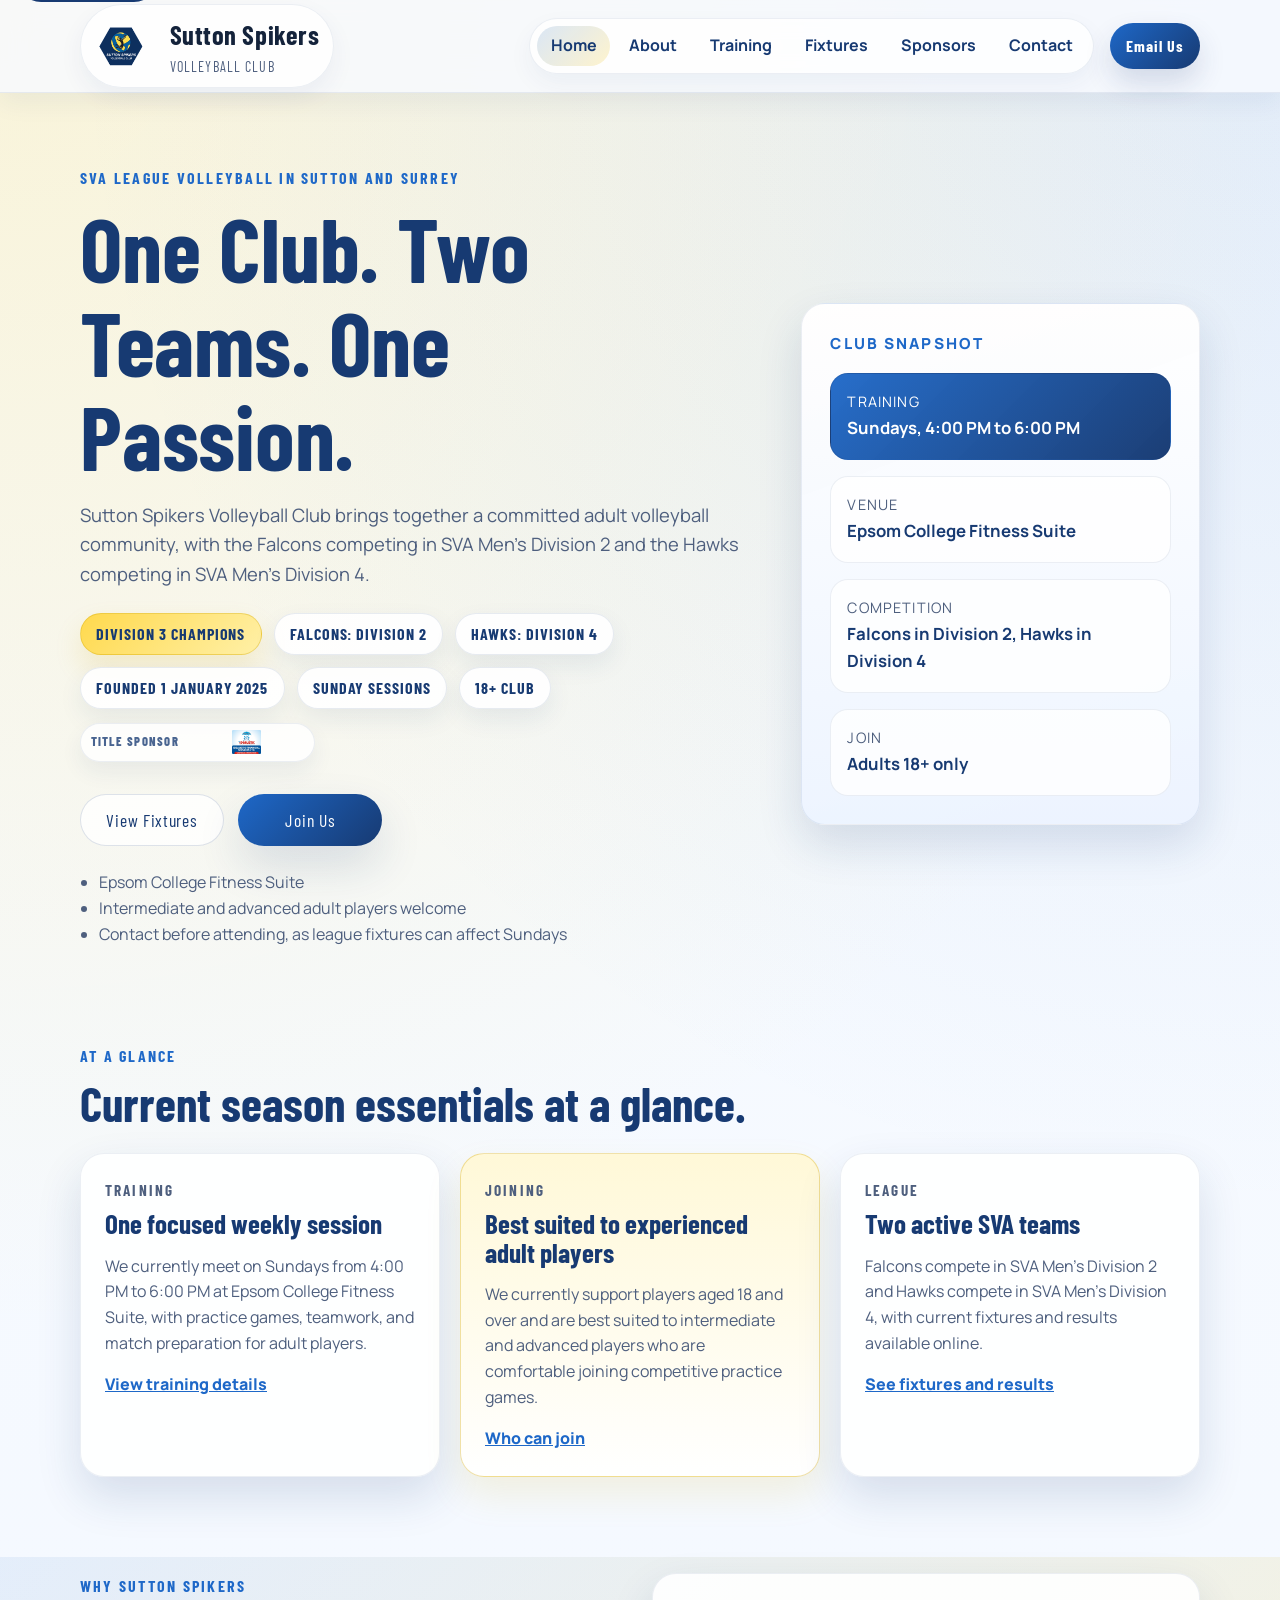
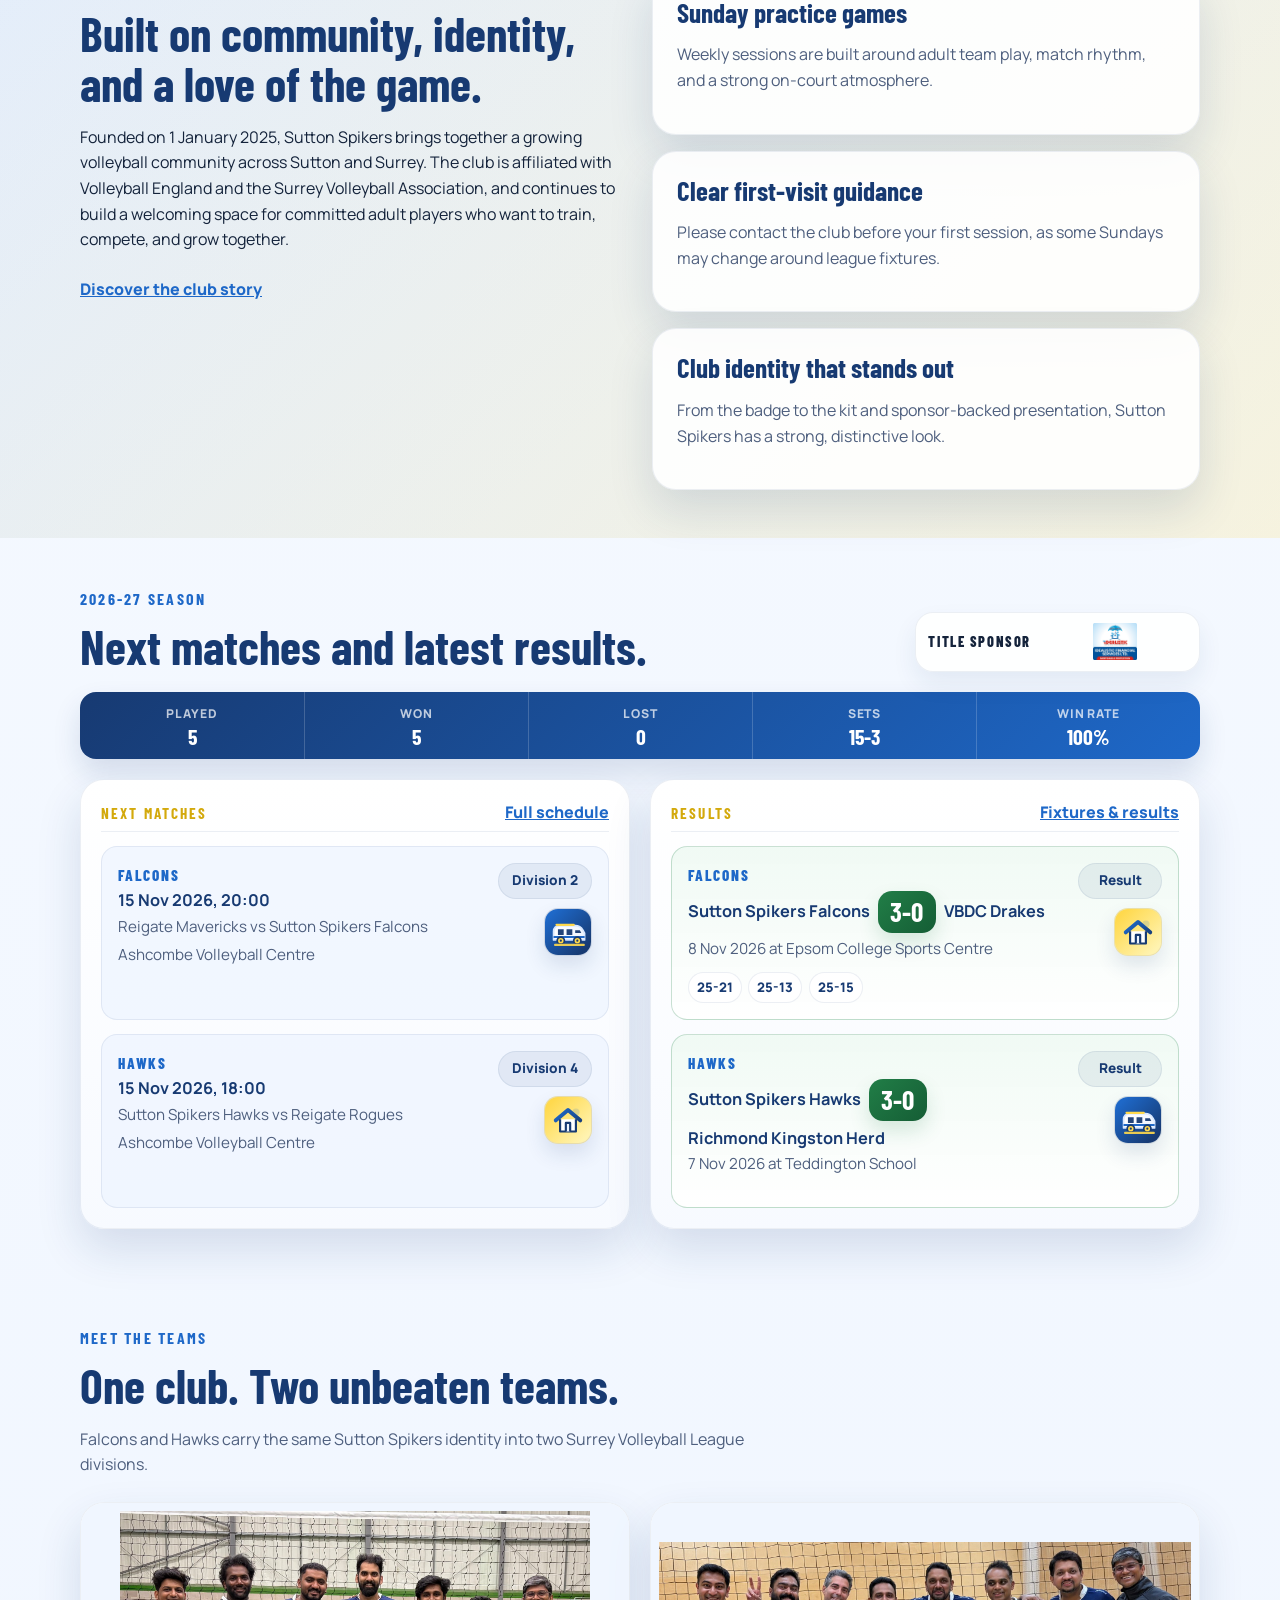
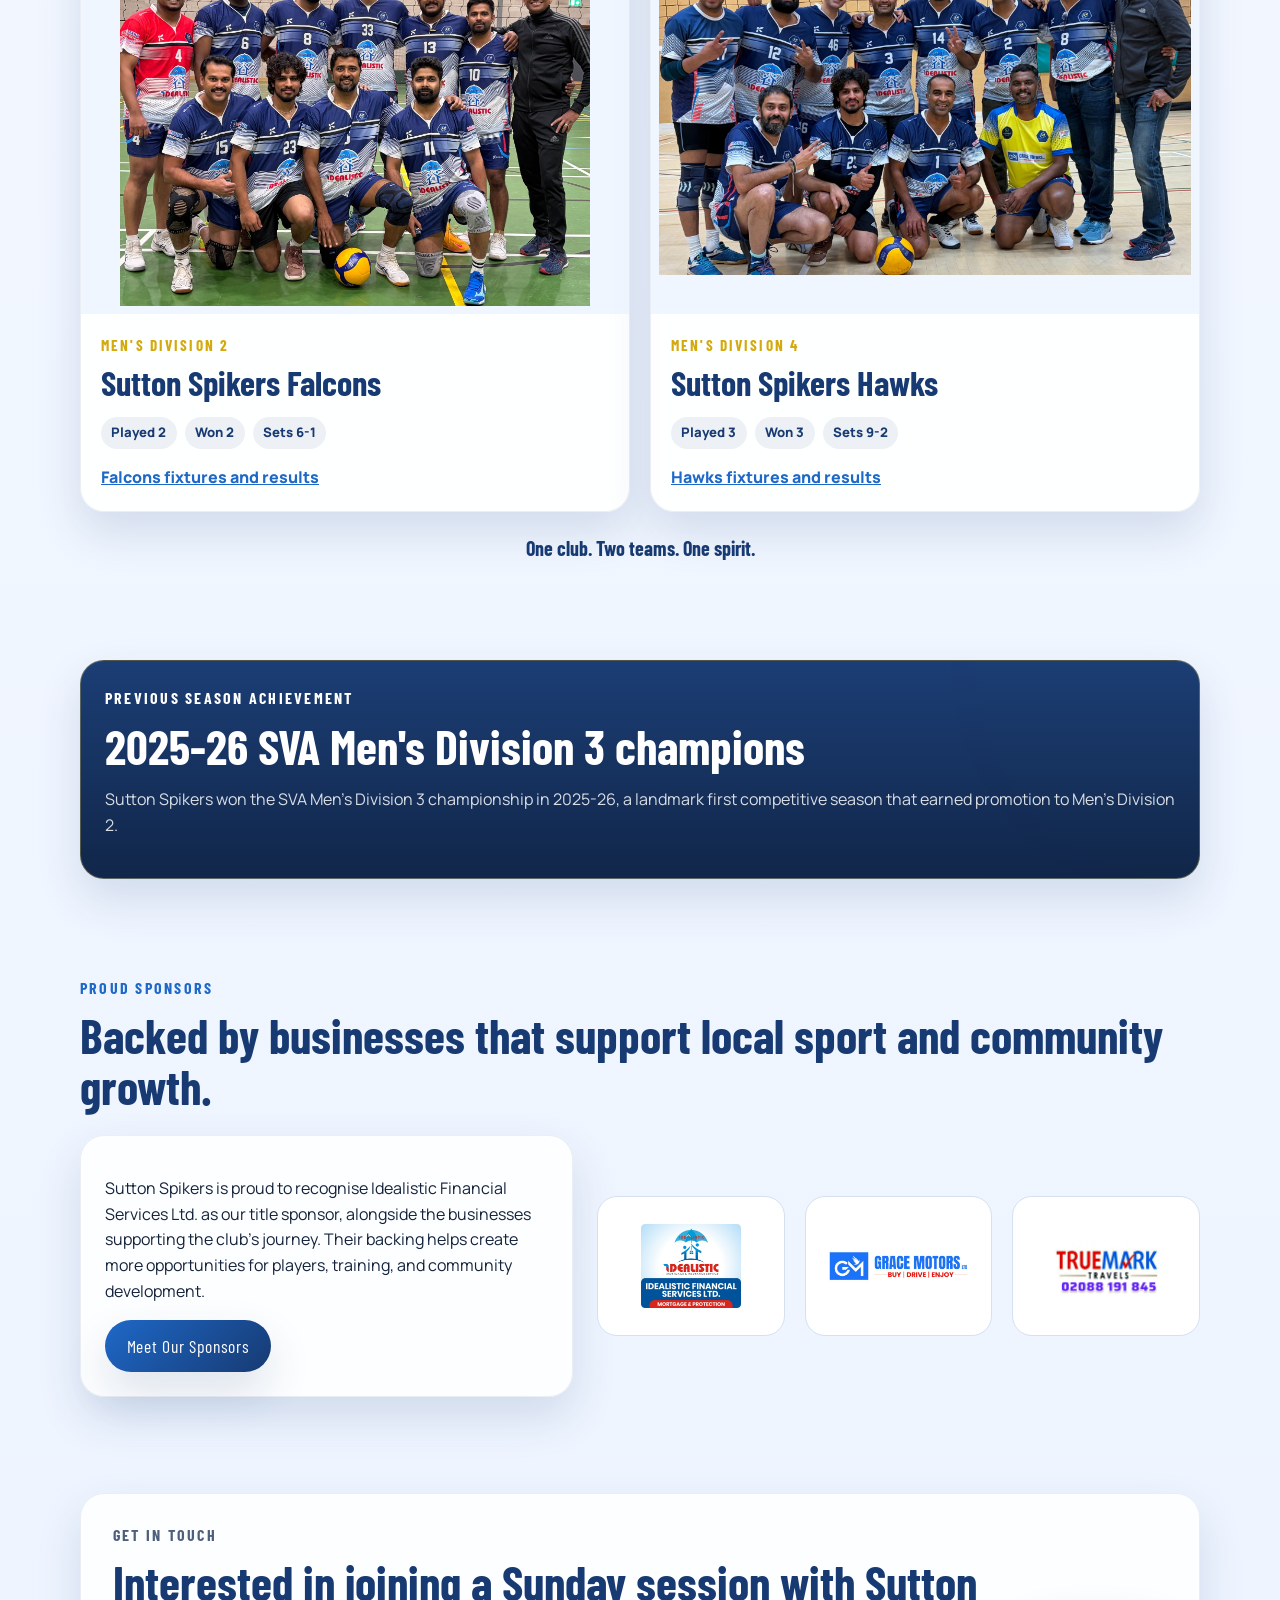
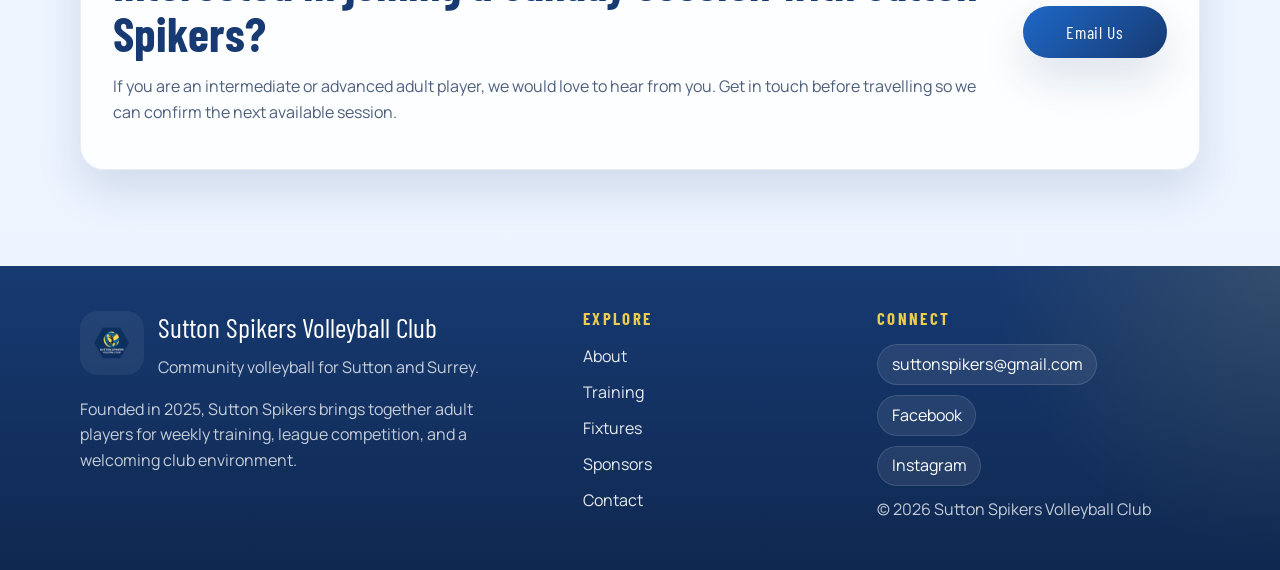
<file: index.html>
<!DOCTYPE html>
<html lang="en">
<head>
  <meta charset="UTF-8">
  <meta name="viewport" content="width=device-width, initial-scale=1.0">
  <title>Sutton Spikers Volleyball Club</title>
  <meta
    name="description"
    content="Sutton Spikers Volleyball Club fields the Falcons in SVA Men's Division 2 and the Hawks in SVA Men's Division 4."
  >
  <meta property="og:title" content="Sutton Spikers Volleyball Club">
  <meta property="og:description" content="One club with two active SVA league teams: Sutton Spikers Falcons and Sutton Spikers Hawks.">
  <meta property="og:type" content="website">
  <meta property="og:url" content="https://suttonspikers.co.uk/">
  <meta property="og:image" content="https://suttonspikers.co.uk/assets/logo-optimized.png">
  <meta name="twitter:card" content="summary_large_image">
  <meta name="twitter:title" content="Sutton Spikers Volleyball Club">
  <meta name="twitter:description" content="One club with two active SVA league teams: Sutton Spikers Falcons and Sutton Spikers Hawks.">
  <meta name="twitter:image" content="https://suttonspikers.co.uk/assets/logo-optimized.png">
  <link rel="preconnect" href="https://fonts.googleapis.com">
  <link rel="preconnect" href="https://fonts.gstatic.com" crossorigin>
  <link
    href="https://fonts.googleapis.com/css2?family=Barlow+Condensed:wght@500;600;700&family=Manrope:wght@400;500;700;800&display=swap"
    rel="stylesheet"
  >
  <link rel="icon" type="image/png" href="assets/favicon.png">
  <link rel="stylesheet" href="styles.css?v=2026-11-09-1">
  <script src="script.js?v=2026-11-09-1" defer></script>
</head>
<body>
  <a class="skip-link" href="#main-content">Skip to content</a>
  <header class="site-header">
    <div class="container site-header__inner">
      <a class="brand" href="index.html" aria-label="Sutton Spikers home">
        <img class="brand__logo" src="assets/logo-optimized.png" alt="Sutton Spikers Volleyball Club logo">
        <span class="brand__text">
          <span class="brand__name">Sutton Spikers</span>
          <span class="brand__tag">Volleyball Club</span>
        </span>
      </a>
      <button
        class="nav-toggle"
        type="button"
        aria-expanded="false"
        aria-controls="site-nav"
        aria-label="Open navigation"
      >
        <span></span>
        <span></span>
        <span></span>
      </button>
      <div class="header-actions">
        <nav class="site-nav" id="site-nav" aria-label="Primary navigation">
          <a class="is-current" href="index.html" aria-current="page">Home</a>
          <a href="about.html">About</a>
          <a href="training.html">Training</a>
          <a href="fixtures.html">Fixtures</a>
          <a href="sponsors.html">Sponsors</a>
          <a href="contact.html">Contact</a>
        </nav>
        <a
          class="header-cta"
          href="mailto:suttonspikers@gmail.com?subject=Club%20Enquiry"
        >
          Email Us
        </a>
      </div>
    </div>
  </header>

  <main id="main-content">
    <section class="hero">
      <div class="container hero__grid">
        <div class="hero__content">
          <p class="eyebrow">SVA league volleyball in Sutton and Surrey</p>
          <h1>One Club. Two Teams. One Passion.</h1>
          <p class="hero__lede">
            Sutton Spikers Volleyball Club brings together a committed adult volleyball community, with the Falcons
            competing in SVA Men's Division 2 and the Hawks competing in SVA Men's Division 4.
          </p>
          <div class="training-badges" aria-label="Club quick facts">
            <span class="training-badge training-badge--champion">Division 3 champions</span>
            <span class="training-badge">Falcons: Division 2</span>
            <span class="training-badge">Hawks: Division 4</span>
            <span class="training-badge">Founded 1 January 2025</span>
            <span class="training-badge">Sunday sessions</span>
            <span class="training-badge">18+ club</span>
          </div>
          <a
            class="hero-sponsor-badge"
            href="sponsors.html"
            aria-label="Title sponsor: Idealistic Financial Services"
            title="Title sponsor: Idealistic Financial Services"
          >
            <span>Title sponsor</span>
            <img
              src="assets/sponsors/idealistic-financial-services.jpeg"
              alt="Idealistic Financial Services"
            >
          </a>
          <div class="button-row">
            <a class="button button--secondary" href="fixtures.html">View Fixtures</a>
            <a
              class="button button--primary"
              href="mailto:suttonspikers@gmail.com?subject=Join%20Sutton%20Spikers&body=Hi%20Sutton%20Spikers%2C%0A%0AI%27m%20interested%20in%20joining%20the%20club.%20Please%20could%20you%20share%20details%20about%20training%20and%20how%20to%20get%20started%3F%0A%0AThanks%2C"
            >
              Join Us
            </a>
          </div>
          <ul class="hero__highlights" aria-label="Club highlights">
            <li>Epsom College Fitness Suite</li>
            <li>Intermediate and advanced adult players welcome</li>
            <li>Contact before attending, as league fixtures can affect Sundays</li>
          </ul>
        </div>
        <aside class="hero-card" aria-label="Club details">
          <p class="hero-card__label">Club Snapshot</p>
          <dl class="key-details">
            <div class="key-details__item key-details__item--highlight">
              <dt>Training</dt>
              <dd>Sundays, 4:00 PM to 6:00 PM</dd>
            </div>
            <div class="key-details__item">
              <dt>Venue</dt>
              <dd>Epsom College Fitness Suite</dd>
            </div>
            <div class="key-details__item">
              <dt>Competition</dt>
              <dd>Falcons in Division 2, Hawks in Division 4</dd>
            </div>
            <div class="key-details__item">
              <dt>Join</dt>
              <dd>Adults 18+ only</dd>
            </div>
          </dl>
        </aside>
      </div>
    </section>

    <section class="section">
      <div class="container">
        <div class="section-heading">
          <p class="eyebrow">At a glance</p>
          <h2>Current season essentials at a glance.</h2>
        </div>
        <div class="card-grid">
          <article class="info-card">
            <p class="card-label">Training</p>
            <h3>One focused weekly session</h3>
            <p>
              We currently meet on Sundays from 4:00 PM to 6:00 PM at Epsom College Fitness Suite, with practice games,
              teamwork, and match preparation for adult players.
            </p>
            <a class="text-link" href="training.html">View training details</a>
          </article>
          <article class="info-card info-card--important">
            <p class="card-label">Joining</p>
            <h3>Best suited to experienced adult players</h3>
            <p>
              We currently support players aged 18 and over and are best suited to intermediate and advanced players
              who are comfortable joining competitive practice games.
            </p>
            <a class="text-link" href="training.html">Who can join</a>
          </article>
          <article class="info-card">
            <p class="card-label">League</p>
            <h3>Two active SVA teams</h3>
            <p>
              Falcons compete in SVA Men's Division 2 and Hawks compete in SVA Men's Division 4, with current fixtures
              and results available online.
            </p>
            <a class="text-link" href="fixtures.html">See fixtures and results</a>
          </article>
        </div>
      </div>
    </section>

    <section class="section section--accent">
      <div class="container feature-split">
        <div class="home-story">
          <p class="eyebrow">Why Sutton Spikers</p>
          <h2>Built on community, identity, and a love of the game.</h2>
          <p>
            Founded on 1 January 2025, Sutton Spikers brings together a growing volleyball community across Sutton and
            Surrey. The club is affiliated with Volleyball England and the Surrey Volleyball Association, and continues
            to build a welcoming space for committed adult players who want to train, compete, and grow together.
          </p>
          <a class="text-link" href="about.html">Discover the club story</a>
        </div>
        <div class="stacked-list">
          <div class="stacked-list__item">
            <h3>Sunday practice games</h3>
            <p>Weekly sessions are built around adult team play, match rhythm, and a strong on-court atmosphere.</p>
          </div>
          <div class="stacked-list__item">
            <h3>Clear first-visit guidance</h3>
            <p>Please contact the club before your first session, as some Sundays may change around league fixtures.</p>
          </div>
          <div class="stacked-list__item">
            <h3>Club identity that stands out</h3>
            <p>From the badge to the kit and sponsor-backed presentation, Sutton Spikers has a strong, distinctive look.</p>
          </div>
        </div>
      </div>
    </section>

    <section class="section">
      <div class="container">
        <div class="section-heading season-heading">
          <div>
            <p class="eyebrow">2026-27 season</p>
            <h2>Next matches and latest results.</h2>
          </div>
          <a
            class="title-sponsor-lockup"
            href="sponsors.html"
            aria-label="Title sponsor: Idealistic Financial Services"
          >
            <span>Title sponsor</span>
            <img
              src="assets/sponsors/idealistic-financial-services.jpeg"
              alt="Idealistic Financial Services"
            >
          </a>
        </div>
        <div class="season-record" aria-label="Sutton Spikers 2026-27 combined season record">
          <div>
            <span>Played</span>
            <strong>5</strong>
          </div>
          <div>
            <span>Won</span>
            <strong>5</strong>
          </div>
          <div>
            <span>Lost</span>
            <strong>0</strong>
          </div>
          <div>
            <span>Sets</span>
            <strong>15-3</strong>
          </div>
          <div>
            <span>Win rate</span>
            <strong>100%</strong>
          </div>
        </div>
        <div class="season-compact-grid">
          <article class="season-compact-card">
            <div class="season-compact-card__header">
              <p class="card-label">Next matches</p>
              <a class="text-link" href="fixtures.html">Full schedule</a>
            </div>
            <div class="match-mini">
              <div>
                <span class="match-mini__team">Falcons</span>
                <strong>15 Nov 2026, 20:00</strong>
                <p>Reigate Mavericks vs Sutton Spikers Falcons</p>
                <p>Ashcombe Volleyball Centre</p>
              </div>
              <div class="match-mini__actions">
                <a class="match-mini__link" href="fixtures.html?team=falcons">Division 2</a>
                <span class="home-away home-away--away" aria-label="Away match" title="Away match"></span>
              </div>
            </div>
            <div class="match-mini">
              <div>
                <span class="match-mini__team">Hawks</span>
                <strong>15 Nov 2026, 18:00</strong>
                <p>Sutton Spikers Hawks vs Reigate Rogues</p>
                <p>Ashcombe Volleyball Centre</p>
              </div>
              <div class="match-mini__actions">
                <a class="match-mini__link" href="fixtures.html?team=hawks">Division 4</a>
                <span class="home-away home-away--home" aria-label="Home match" title="Home match"></span>
              </div>
            </div>
          </article>

          <article class="season-compact-card">
            <div class="season-compact-card__header">
              <p class="card-label">Results</p>
              <a class="text-link" href="fixtures.html">Fixtures &amp; results</a>
            </div>
            <div class="match-mini match-mini--win">
              <div>
                <span class="match-mini__team">Falcons</span>
                <div class="match-mini__scoreline">
                  <strong>Sutton Spikers Falcons</strong>
                  <span class="match-mini__score">3-0</span>
                  <strong>VBDC Drakes</strong>
                </div>
                <p>8 Nov 2026 at Epsom College Sports Centre</p>
                <div class="match-mini__sets" aria-label="Falcons set scores">
                  <span>25-21</span>
                  <span>25-13</span>
                  <span>25-15</span>
                </div>
              </div>
              <div class="match-mini__actions">
                <a class="match-mini__link" href="fixtures.html?team=falcons">Result</a>
                <span class="home-away home-away--home" aria-label="Home match" title="Home match"></span>
              </div>
            </div>
            <div class="match-mini match-mini--win">
              <div>
                <span class="match-mini__team">Hawks</span>
                <div class="match-mini__scoreline">
                  <strong>Sutton Spikers Hawks</strong>
                  <span class="match-mini__score">3-0</span>
                  <strong>Richmond Kingston Herd</strong>
                </div>
                <p>7 Nov 2026 at Teddington School</p>
              </div>
              <div class="match-mini__actions">
                <a class="match-mini__link" href="fixtures.html?team=hawks">Result</a>
                <span class="home-away home-away--away" aria-label="Away match" title="Away match"></span>
              </div>
            </div>
          </article>
        </div>
      </div>
    </section>

    <section class="section">
      <div class="container">
        <div class="section-heading team-showcase__heading">
          <p class="eyebrow">Meet the teams</p>
          <h2>One club. Two unbeaten teams.</h2>
          <p>Falcons and Hawks carry the same Sutton Spikers identity into two Surrey Volleyball League divisions.</p>
        </div>
        <div class="team-showcase">
          <article class="team-profile">
            <div class="team-profile__photo-frame">
              <img
                class="team-profile__photo"
                src="assets/photos/falcons-2026-27.jpeg"
                alt="Sutton Spikers Falcons team for the 2026-27 season"
              >
            </div>
            <div class="team-profile__content">
              <div>
                <p class="card-label">Men's Division 2</p>
                <h3>Sutton Spikers Falcons</h3>
              </div>
              <div class="team-profile__record" aria-label="Falcons season record">
                <span>Played 2</span>
                <span>Won 2</span>
                <span>Sets 6-1</span>
              </div>
              <a class="text-link" href="fixtures.html?team=falcons">Falcons fixtures and results</a>
            </div>
          </article>

          <article class="team-profile">
            <div class="team-profile__photo-frame">
              <img
                class="team-profile__photo"
                src="assets/photos/hawks-2026-27.jpeg"
                alt="Sutton Spikers Hawks team for the 2026-27 season"
              >
            </div>
            <div class="team-profile__content">
              <div>
                <p class="card-label">Men's Division 4</p>
                <h3>Sutton Spikers Hawks</h3>
              </div>
              <div class="team-profile__record" aria-label="Hawks season record">
                <span>Played 3</span>
                <span>Won 3</span>
                <span>Sets 9-2</span>
              </div>
              <a class="text-link" href="fixtures.html?team=hawks">Hawks fixtures and results</a>
            </div>
          </article>
        </div>
        <p class="team-showcase__motto">One club. Two teams. One spirit.</p>
      </div>
    </section>

    <section class="section">
      <div class="container content-panel content-panel--champion">
        <p class="eyebrow">Previous season achievement</p>
        <h2>2025-26 SVA Men's Division 3 champions</h2>
        <p>
          Sutton Spikers won the SVA Men's Division 3 championship in 2025-26, a landmark first competitive season that
          earned promotion to Men's Division 2.
        </p>
      </div>
    </section>

    <section class="section">
      <div class="container">
        <div class="section-heading">
          <p class="eyebrow">Proud sponsors</p>
          <h2>Backed by businesses that support local sport and community growth.</h2>
        </div>
        <div class="sponsor-preview">
          <article class="sponsor-preview__text">
            <p>
              Sutton Spikers is proud to recognise Idealistic Financial Services Ltd. as our title sponsor, alongside
              the businesses supporting the club's journey. Their backing helps create more opportunities for players,
              training, and community development.
            </p>
            <a class="button button--primary" href="sponsors.html">Meet Our Sponsors</a>
          </article>
          <div class="sponsor-preview__logos" aria-label="Sponsor logos">
            <div class="sponsor-logo-card sponsor-logo-card--compact">
              <a class="sponsor-logo-link" href="https://idealisticinsurance.com/" target="_blank" rel="noreferrer">
                <img src="assets/sponsors/idealistic-financial-services.jpeg" alt="Idealistic Financial Services Ltd logo">
              </a>
            </div>
            <div class="sponsor-logo-card sponsor-logo-card--compact">
              <a class="sponsor-logo-link" href="https://www.gracemotors.co.uk/" target="_blank" rel="noreferrer">
                <img src="assets/sponsors/grace-motors.jpg" alt="Grace Motors Ltd logo">
              </a>
            </div>
            <div class="sponsor-logo-card sponsor-logo-card--compact">
              <a class="sponsor-logo-link" href="https://truemarktravels.co.uk/" target="_blank" rel="noreferrer">
                <img src="assets/sponsors/truemark-travels.jpg" alt="Truemark Travels logo">
              </a>
            </div>
          </div>
        </div>
      </div>
    </section>

    <section class="section">
      <div class="container cta-banner">
        <div>
          <p class="eyebrow">Get in touch</p>
          <h2>Interested in joining a Sunday session with Sutton Spikers?</h2>
          <p>
            If you are an intermediate or advanced adult player, we would love to hear from you. Get in touch before
            travelling so we can confirm the next available session.
          </p>
        </div>
        <a
          class="button button--primary"
          href="mailto:suttonspikers@gmail.com?subject=Join%20Sutton%20Spikers&body=Hi%20Sutton%20Spikers%2C%0A%0AI%27m%20interested%20in%20joining%20the%20club.%20Please%20could%20you%20share%20details%20about%20training%20and%20how%20to%20get%20started%3F%0A%0AThanks%2C"
        >
          Email Us
        </a>
      </div>
    </section>
  </main>

  <footer class="site-footer">
    <div class="container site-footer__inner">
      <div class="site-footer__brand">
        <div class="site-footer__brand-top">
          <img class="site-footer__logo" src="assets/logo-optimized.png" alt="Sutton Spikers Volleyball Club logo">
          <div>
            <p class="site-footer__title">Sutton Spikers Volleyball Club</p>
            <p class="site-footer__copy">Community volleyball for Sutton and Surrey.</p>
          </div>
        </div>
        <p class="site-footer__text">
          Founded in 2025, Sutton Spikers brings together adult players for weekly training, league competition, and a
          welcoming club environment.
        </p>
      </div>
      <div class="site-footer__group">
        <p class="site-footer__heading">Explore</p>
        <nav class="footer-nav" aria-label="Footer quick links">
          <a href="about.html">About</a>
          <a href="training.html">Training</a>
          <a href="fixtures.html">Fixtures</a>
          <a href="sponsors.html">Sponsors</a>
          <a href="contact.html">Contact</a>
        </nav>
      </div>
      <div class="site-footer__group">
        <p class="site-footer__heading">Connect</p>
        <div class="footer-meta">
          <a class="footer-chip" href="mailto:suttonspikers@gmail.com">suttonspikers@gmail.com</a>
          <a class="footer-chip" href="https://www.facebook.com/profile.php?id=61576265198598&locale=en_GB" target="_blank" rel="noreferrer">Facebook</a>
          <a class="footer-chip" href="https://www.instagram.com/sutton_spikers/?hl=en" target="_blank" rel="noreferrer">Instagram</a>
          <p>&copy; 2026 Sutton Spikers Volleyball Club</p>
        </div>
      </div>
    </div>
  </footer>
</body>
</html>
</file>
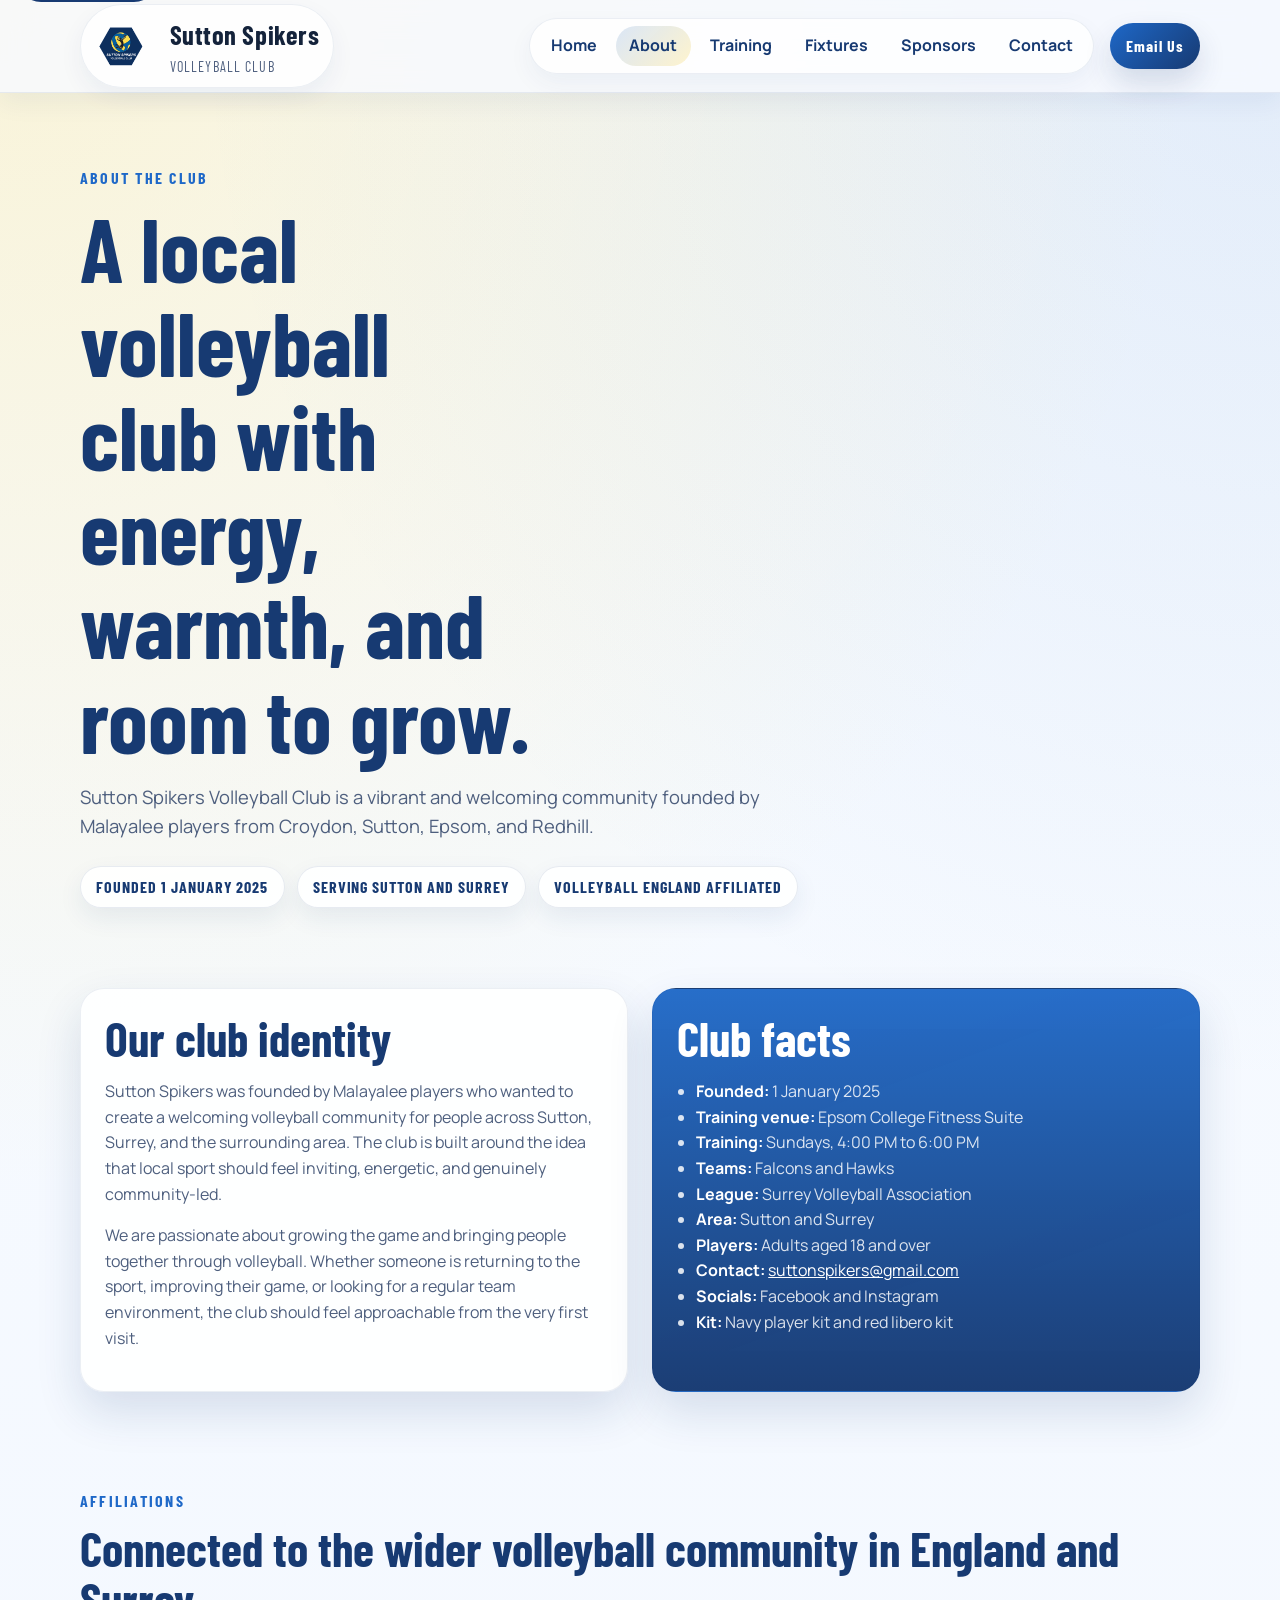
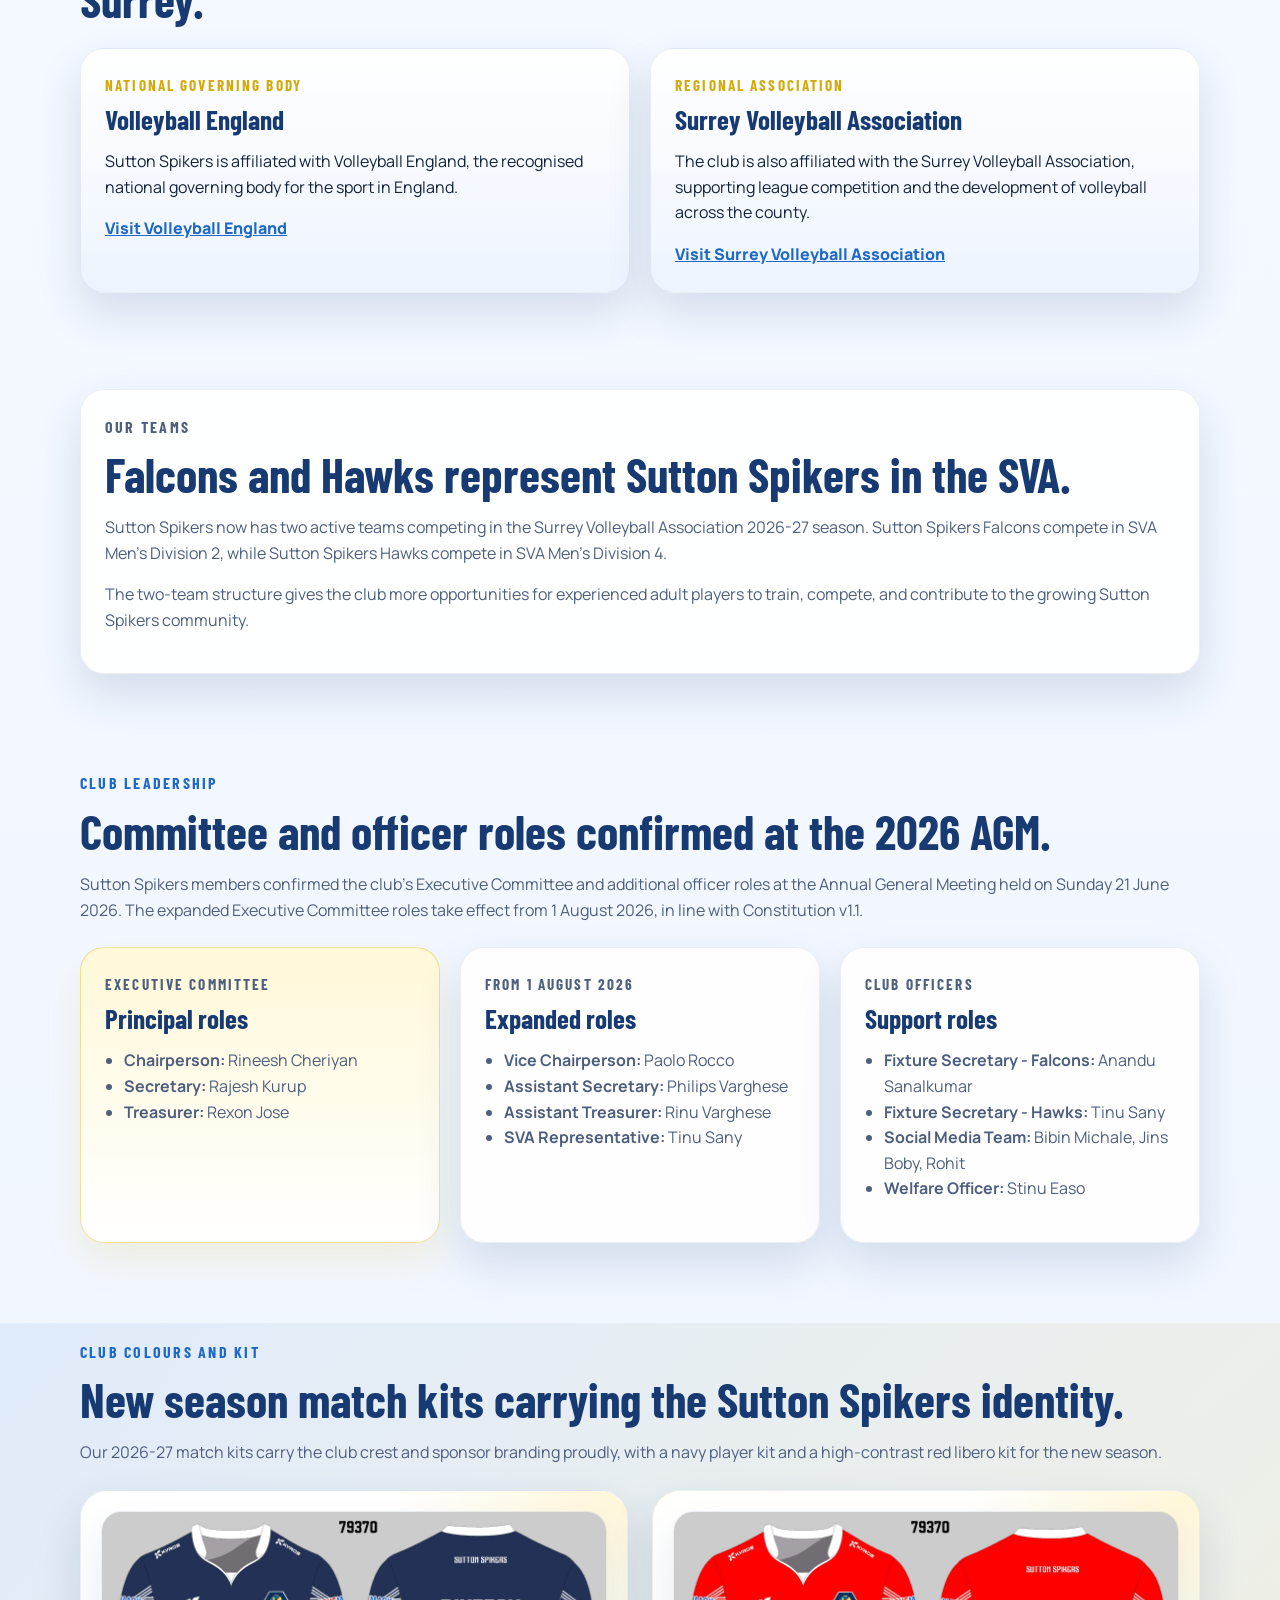
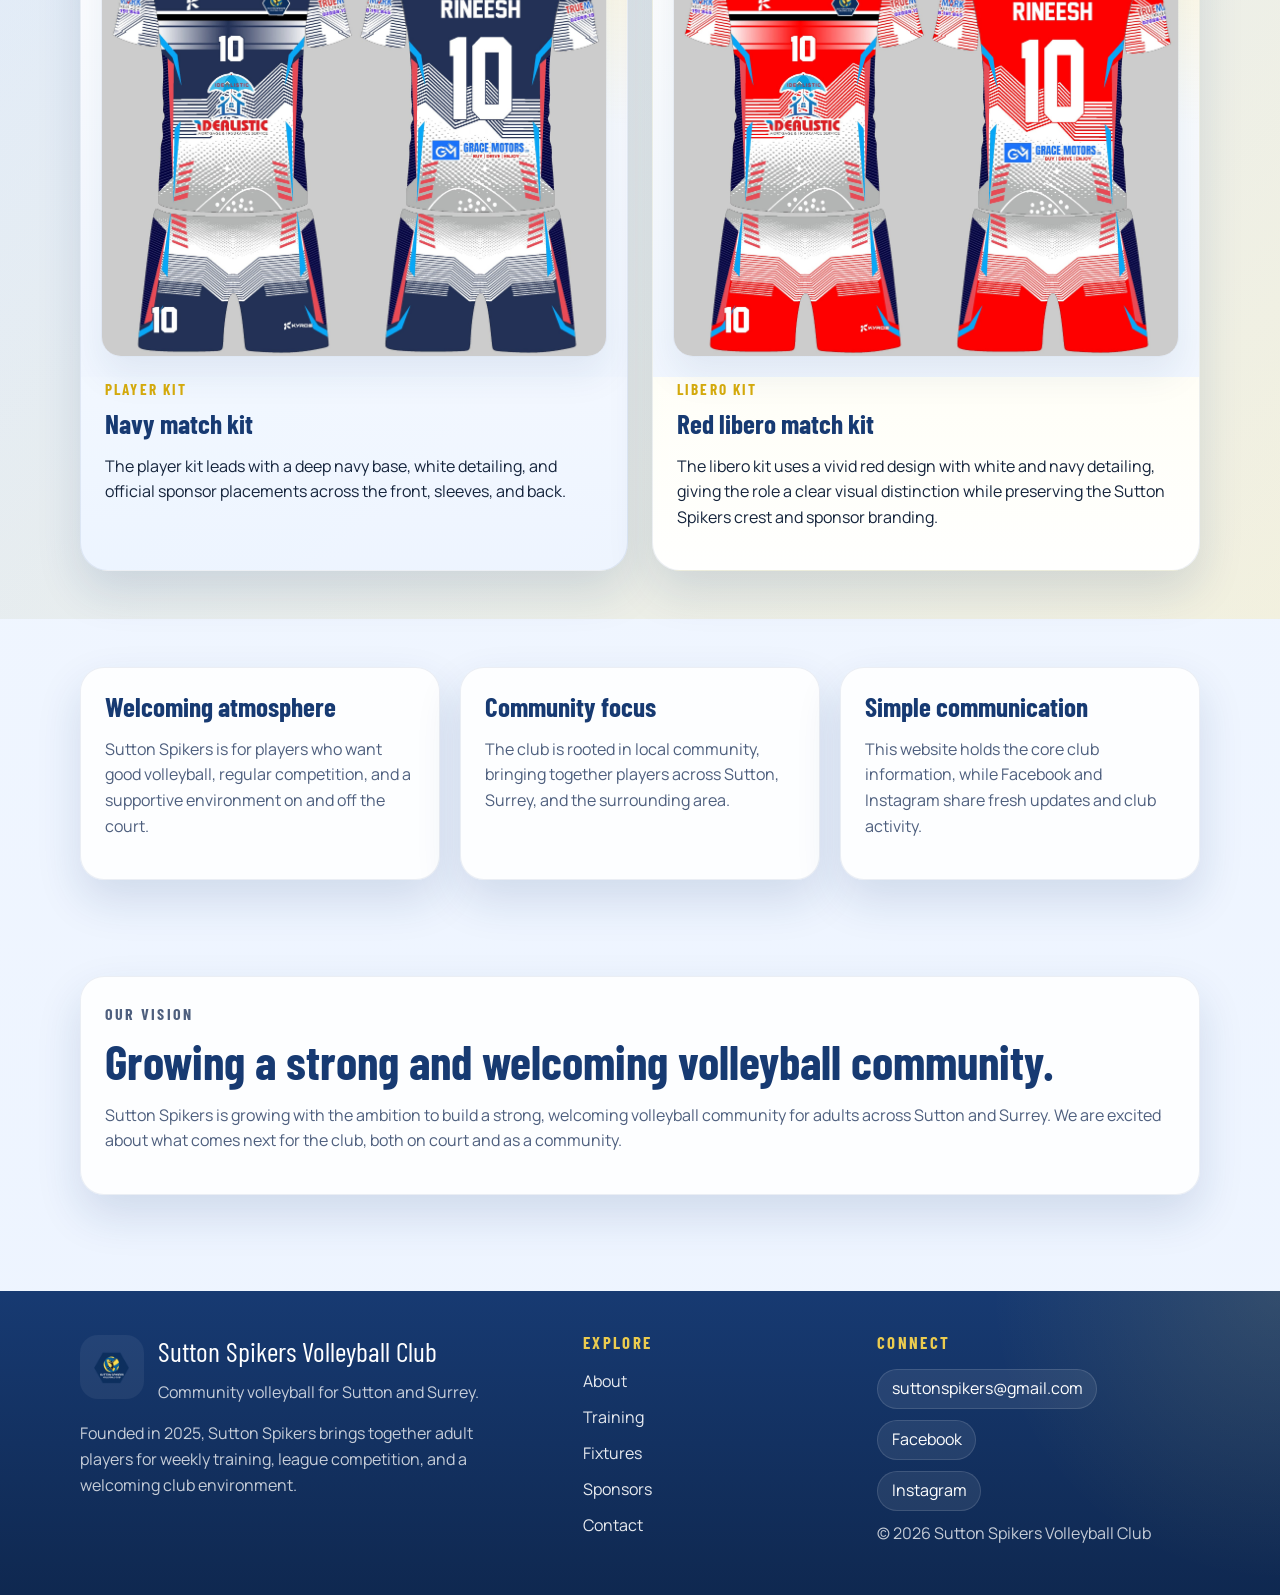
<file: about.html>
<!DOCTYPE html>
<html lang="en">
<head>
  <meta charset="UTF-8">
  <meta name="viewport" content="width=device-width, initial-scale=1.0">
  <title>About | Sutton Spikers Volleyball Club</title>
  <meta
    name="description"
    content="Learn more about Sutton Spikers Volleyball Club, a vibrant community founded by Malayalee players from Croydon, Sutton, Epsom, and Redhill."
  >
  <meta property="og:title" content="About | Sutton Spikers Volleyball Club">
  <meta property="og:description" content="Learn about Sutton Spikers, founded on 1 January 2025 and serving volleyball players across Sutton and Surrey.">
  <meta property="og:type" content="website">
  <meta property="og:url" content="https://suttonspikers.co.uk/about.html">
  <meta property="og:image" content="https://suttonspikers.co.uk/assets/logo-optimized.png">
  <meta name="twitter:card" content="summary_large_image">
  <meta name="twitter:title" content="About | Sutton Spikers Volleyball Club">
  <meta name="twitter:description" content="Learn about Sutton Spikers, founded on 1 January 2025 and serving volleyball players across Sutton and Surrey.">
  <meta name="twitter:image" content="https://suttonspikers.co.uk/assets/logo-optimized.png">
  <link rel="preconnect" href="https://fonts.googleapis.com">
  <link rel="preconnect" href="https://fonts.gstatic.com" crossorigin>
  <link
    href="https://fonts.googleapis.com/css2?family=Barlow+Condensed:wght@500;600;700&family=Manrope:wght@400;500;700;800&display=swap"
    rel="stylesheet"
  >
  <link rel="icon" type="image/png" href="assets/favicon.png">
  <link rel="stylesheet" href="styles.css?v=2026-11-09-1">
  <script src="script.js?v=2026-11-09-1" defer></script>
</head>
<body>
  <a class="skip-link" href="#main-content">Skip to content</a>
  <header class="site-header">
    <div class="container site-header__inner">
      <a class="brand" href="index.html" aria-label="Sutton Spikers home">
        <img class="brand__logo" src="assets/logo-optimized.png" alt="Sutton Spikers Volleyball Club logo">
        <span class="brand__text">
          <span class="brand__name">Sutton Spikers</span>
          <span class="brand__tag">Volleyball Club</span>
        </span>
      </a>
      <button
        class="nav-toggle"
        type="button"
        aria-expanded="false"
        aria-controls="site-nav"
        aria-label="Open navigation"
      >
        <span></span>
        <span></span>
        <span></span>
      </button>
      <div class="header-actions">
        <nav class="site-nav" id="site-nav" aria-label="Primary navigation">
          <a href="index.html">Home</a>
          <a class="is-current" href="about.html" aria-current="page">About</a>
          <a href="training.html">Training</a>
          <a href="fixtures.html">Fixtures</a>
          <a href="sponsors.html">Sponsors</a>
          <a href="contact.html">Contact</a>
        </nav>
        <a
          class="header-cta"
          href="mailto:suttonspikers@gmail.com?subject=Club%20Enquiry"
        >
          Email Us
        </a>
      </div>
    </div>
  </header>

  <main id="main-content">
    <section class="page-hero">
      <div class="container">
        <p class="eyebrow">About the club</p>
        <h1>A local volleyball club with energy, warmth, and room to grow.</h1>
        <p class="page-hero__lede">
          Sutton Spikers Volleyball Club is a vibrant and welcoming community founded by Malayalee players from
          Croydon, Sutton, Epsom, and Redhill.
        </p>
        <div class="training-badges" aria-label="About quick facts">
          <span class="training-badge">Founded 1 January 2025</span>
          <span class="training-badge">Serving Sutton and Surrey</span>
          <span class="training-badge">Volleyball England affiliated</span>
        </div>
      </div>
    </section>

    <section class="section">
      <div class="container content-grid">
        <article class="content-panel">
          <h2>Our club identity</h2>
          <p>
            Sutton Spikers was founded by Malayalee players who wanted to create a welcoming volleyball community for
            people across Sutton, Surrey, and the surrounding area. The club is built around the idea that local sport
            should feel inviting, energetic, and genuinely community-led.
          </p>
          <p>
            We are passionate about growing the game and bringing people together through volleyball. Whether someone
            is returning to the sport, improving their game, or looking for a regular team environment, the club
            should feel approachable from the very first visit.
          </p>
        </article>
        <aside class="content-panel content-panel--highlight">
          <h2>Club facts</h2>
          <ul class="detail-list">
            <li><strong>Founded:</strong> 1 January 2025</li>
            <li><strong>Training venue:</strong> Epsom College Fitness Suite</li>
            <li><strong>Training:</strong> Sundays, 4:00 PM to 6:00 PM</li>
            <li><strong>Teams:</strong> Falcons and Hawks</li>
            <li><strong>League:</strong> Surrey Volleyball Association</li>
            <li><strong>Area:</strong> Sutton and Surrey</li>
            <li><strong>Players:</strong> Adults aged 18 and over</li>
            <li><strong>Contact:</strong> <a href="mailto:suttonspikers@gmail.com">suttonspikers@gmail.com</a></li>
            <li><strong>Socials:</strong> Facebook and Instagram</li>
            <li><strong>Kit:</strong> Navy player kit and red libero kit</li>
          </ul>
        </aside>
      </div>
    </section>

    <section class="section">
      <div class="container">
        <div class="section-heading">
          <p class="eyebrow">Affiliations</p>
          <h2>Connected to the wider volleyball community in England and Surrey.</h2>
        </div>
        <div class="affiliation-grid">
          <article class="affiliation-card">
            <p class="card-label">National governing body</p>
            <h3>Volleyball England</h3>
            <p>
              Sutton Spikers is affiliated with Volleyball England, the recognised national governing body for the
              sport in England.
            </p>
            <a class="text-link" href="https://www.volleyballengland.org/about-us" target="_blank" rel="noreferrer">
              Visit Volleyball England
            </a>
          </article>
          <article class="affiliation-card">
            <p class="card-label">Regional association</p>
            <h3>Surrey Volleyball Association</h3>
            <p>
              The club is also affiliated with the Surrey Volleyball Association, supporting league competition and the
              development of volleyball across the county.
            </p>
            <a class="text-link" href="https://www.surreyvolleyball.co.uk/" target="_blank" rel="noreferrer">
              Visit Surrey Volleyball Association
            </a>
          </article>
        </div>
      </div>
    </section>

    <section class="section">
      <div class="container content-panel">
        <p class="eyebrow">Our teams</p>
        <h2>Falcons and Hawks represent Sutton Spikers in the SVA.</h2>
        <p>
          Sutton Spikers now has two active teams competing in the Surrey Volleyball Association 2026-27 season.
          Sutton Spikers Falcons compete in SVA Men's Division 2, while Sutton Spikers Hawks compete in SVA Men's
          Division 4.
        </p>
        <p>
          The two-team structure gives the club more opportunities for experienced adult players to train, compete,
          and contribute to the growing Sutton Spikers community.
        </p>
      </div>
    </section>

    <section class="section">
      <div class="container">
        <div class="section-heading">
          <p class="eyebrow">Club leadership</p>
          <h2>Committee and officer roles confirmed at the 2026 AGM.</h2>
          <p>
            Sutton Spikers members confirmed the club's Executive Committee and additional officer roles at the Annual
            General Meeting held on Sunday 21 June 2026. The expanded Executive Committee roles take effect from
            1 August 2026, in line with Constitution v1.1.
          </p>
        </div>
        <div class="card-grid">
          <article class="info-card info-card--important">
            <p class="card-label">Executive Committee</p>
            <h3>Principal roles</h3>
            <ul class="detail-list">
              <li><strong>Chairperson:</strong> Rineesh Cheriyan</li>
              <li><strong>Secretary:</strong> Rajesh Kurup</li>
              <li><strong>Treasurer:</strong> Rexon Jose</li>
            </ul>
          </article>
          <article class="info-card">
            <p class="card-label">From 1 August 2026</p>
            <h3>Expanded roles</h3>
            <ul class="detail-list">
              <li><strong>Vice Chairperson:</strong> Paolo Rocco</li>
              <li><strong>Assistant Secretary:</strong> Philips Varghese</li>
              <li><strong>Assistant Treasurer:</strong> Rinu Varghese</li>
              <li><strong>SVA Representative:</strong> Tinu Sany</li>
            </ul>
          </article>
          <article class="info-card">
            <p class="card-label">Club officers</p>
            <h3>Support roles</h3>
            <ul class="detail-list">
              <li><strong>Fixture Secretary - Falcons:</strong> Anandu Sanalkumar</li>
              <li><strong>Fixture Secretary - Hawks:</strong> Tinu Sany</li>
              <li><strong>Social Media Team:</strong> Bibin Michale, Jins Boby, Rohit</li>
              <li><strong>Welfare Officer:</strong> Stinu Easo</li>
            </ul>
          </article>
        </div>
      </div>
    </section>

    <section class="section section--accent">
      <div class="container">
        <div class="section-heading">
          <p class="eyebrow">Club colours and kit</p>
          <h2>New season match kits carrying the Sutton Spikers identity.</h2>
          <p>
            Our 2026-27 match kits carry the club crest and sponsor branding proudly, with a navy player kit and a
            high-contrast red libero kit for the new season.
          </p>
        </div>
        <div class="kit-showcase">
          <article class="kit-card">
            <div class="kit-card__image-wrap">
              <img
                class="kit-card__image"
                src="assets/kit/main-kit.jpeg?v=2026-27-2"
                alt="Sutton Spikers navy player jersey and shorts design for the 2026-27 season"
              >
            </div>
            <div class="kit-card__content">
              <p class="card-label">Player kit</p>
              <h3>Navy match kit</h3>
              <p>
                The player kit leads with a deep navy base, white detailing, and official sponsor placements across
                the front, sleeves, and back.
              </p>
            </div>
          </article>
          <article class="kit-card kit-card--alt">
            <div class="kit-card__image-wrap">
              <img
                class="kit-card__image"
                src="assets/kit/libero-kit.jpeg"
                alt="Sutton Spikers red libero jersey and shorts design for the 2026-27 season"
              >
            </div>
            <div class="kit-card__content">
              <p class="card-label">Libero kit</p>
              <h3>Red libero match kit</h3>
              <p>
                The libero kit uses a vivid red design with white and navy detailing, giving the role a clear visual
                distinction while preserving the Sutton Spikers crest and sponsor branding.
              </p>
            </div>
          </article>
        </div>
      </div>
    </section>

    <section class="section">
      <div class="container card-grid">
        <article class="info-card">
          <h3>Welcoming atmosphere</h3>
          <p>
            Sutton Spikers is for players who want good volleyball, regular competition, and a supportive environment
            on and off the court.
          </p>
        </article>
        <article class="info-card">
          <h3>Community focus</h3>
          <p>
            The club is rooted in local community, bringing together players across Sutton, Surrey, and the surrounding
            area.
          </p>
        </article>
        <article class="info-card">
          <h3>Simple communication</h3>
          <p>
            This website holds the core club information, while Facebook and Instagram share fresh updates and club
            activity.
          </p>
        </article>
      </div>
    </section>

    <section class="section">
      <div class="container content-panel">
        <p class="eyebrow">Our vision</p>
        <h2>Growing a strong and welcoming volleyball community.</h2>
        <p>
          Sutton Spikers is growing with the ambition to build a strong, welcoming volleyball community for adults
          across Sutton and Surrey. We are excited about what comes next for the club, both on court and as a
          community.
        </p>
      </div>
    </section>
  </main>

  <footer class="site-footer">
    <div class="container site-footer__inner">
      <div class="site-footer__brand">
        <div class="site-footer__brand-top">
          <img class="site-footer__logo" src="assets/logo-optimized.png" alt="Sutton Spikers Volleyball Club logo">
          <div>
            <p class="site-footer__title">Sutton Spikers Volleyball Club</p>
            <p class="site-footer__copy">Community volleyball for Sutton and Surrey.</p>
          </div>
        </div>
        <p class="site-footer__text">
          Founded in 2025, Sutton Spikers brings together adult players for weekly training, league competition, and a
          welcoming club environment.
        </p>
      </div>
      <div class="site-footer__group">
        <p class="site-footer__heading">Explore</p>
        <nav class="footer-nav" aria-label="Footer quick links">
          <a href="about.html">About</a>
          <a href="training.html">Training</a>
          <a href="fixtures.html">Fixtures</a>
          <a href="sponsors.html">Sponsors</a>
          <a href="contact.html">Contact</a>
        </nav>
      </div>
      <div class="site-footer__group">
        <p class="site-footer__heading">Connect</p>
        <div class="footer-meta">
          <a class="footer-chip" href="mailto:suttonspikers@gmail.com">suttonspikers@gmail.com</a>
          <a class="footer-chip" href="https://www.facebook.com/profile.php?id=61576265198598&locale=en_GB" target="_blank" rel="noreferrer">Facebook</a>
          <a class="footer-chip" href="https://www.instagram.com/sutton_spikers/?hl=en" target="_blank" rel="noreferrer">Instagram</a>
          <p>&copy; 2026 Sutton Spikers Volleyball Club</p>
        </div>
      </div>
    </div>
  </footer>
</body>
</html>
</file>
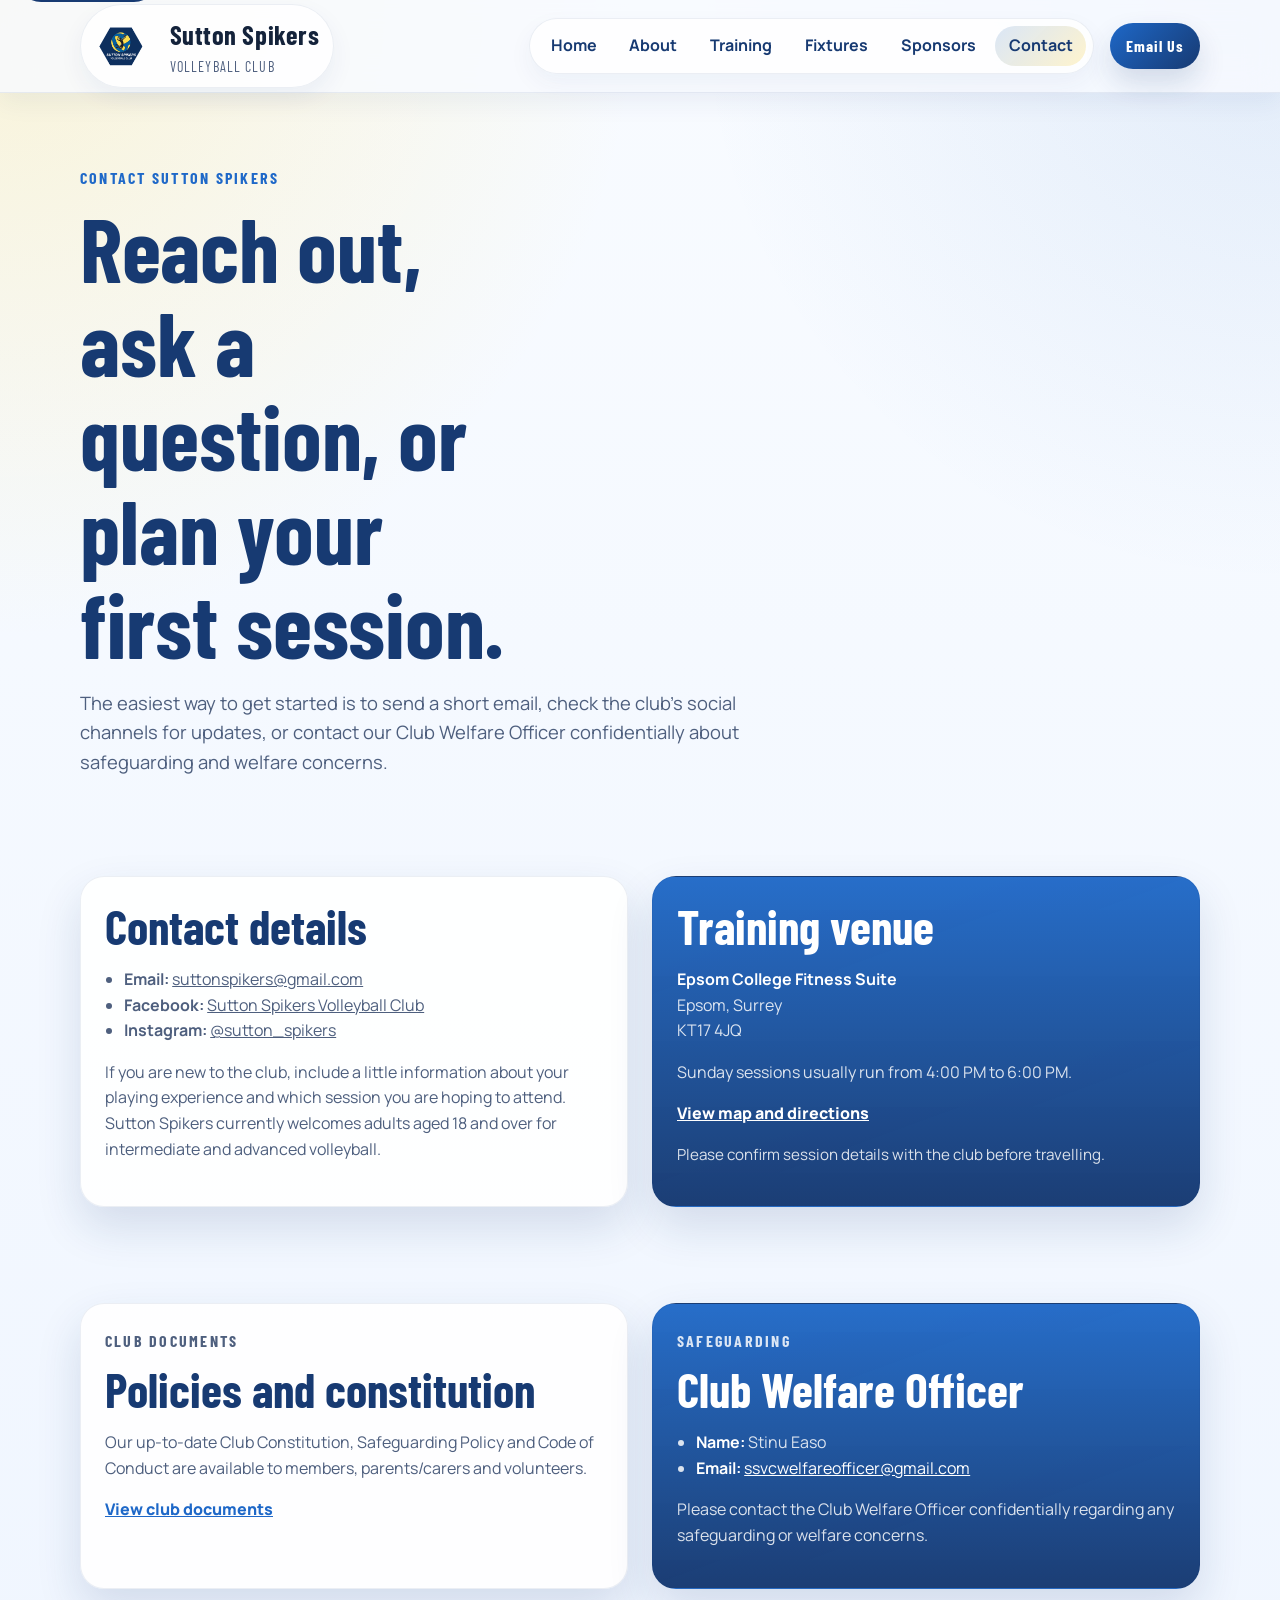
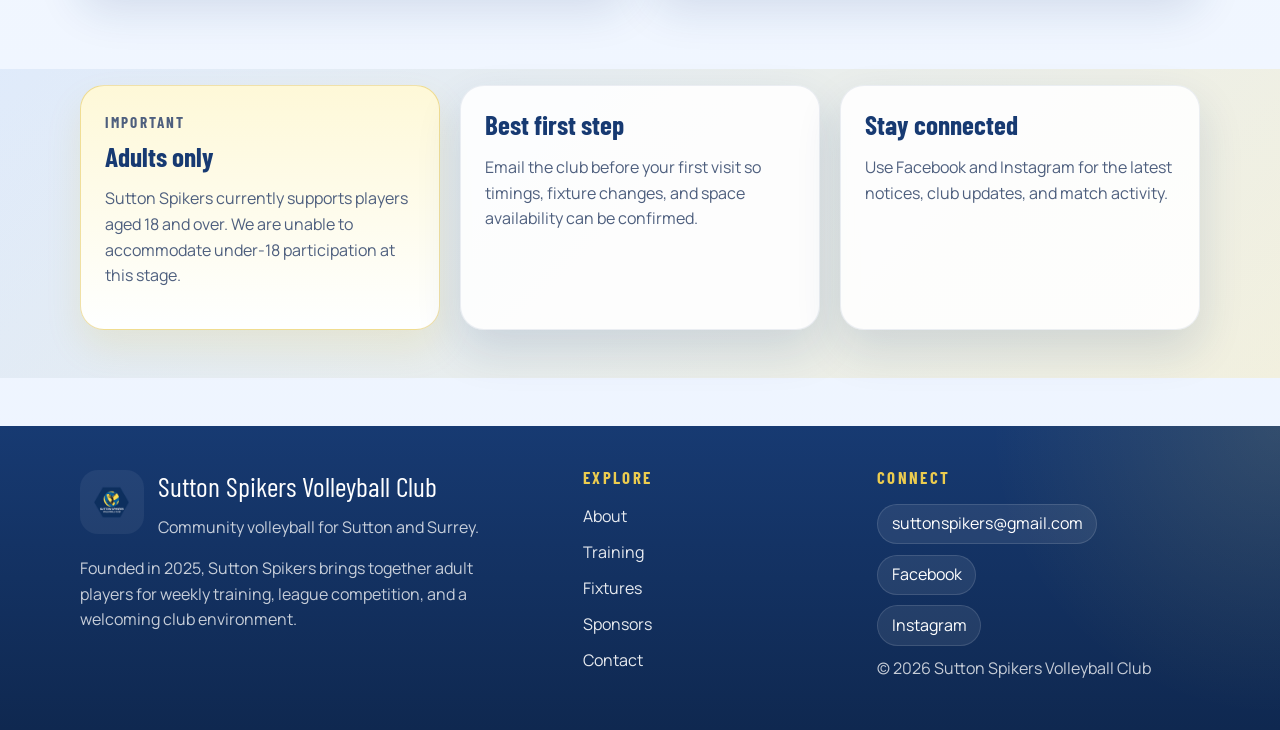
<file: contact.html>
<!DOCTYPE html>
<html lang="en">
<head>
  <meta charset="UTF-8">
  <meta name="viewport" content="width=device-width, initial-scale=1.0">
  <title>Contact | Sutton Spikers Volleyball Club</title>
  <meta
    name="description"
    content="Contact Sutton Spikers Volleyball Club, access club documents, and find the Club Welfare Officer details."
  >
  <meta property="og:title" content="Contact | Sutton Spikers Volleyball Club">
  <meta property="og:description" content="Contact Sutton Spikers, access club documents, and find the Club Welfare Officer details.">
  <meta property="og:type" content="website">
  <meta property="og:url" content="https://suttonspikers.co.uk/contact.html">
  <meta property="og:image" content="https://suttonspikers.co.uk/assets/logo-optimized.png">
  <meta name="twitter:card" content="summary_large_image">
  <meta name="twitter:title" content="Contact | Sutton Spikers Volleyball Club">
  <meta name="twitter:description" content="Contact Sutton Spikers, access club documents, and find the Club Welfare Officer details.">
  <meta name="twitter:image" content="https://suttonspikers.co.uk/assets/logo-optimized.png">
  <link rel="preconnect" href="https://fonts.googleapis.com">
  <link rel="preconnect" href="https://fonts.gstatic.com" crossorigin>
  <link
    href="https://fonts.googleapis.com/css2?family=Barlow+Condensed:wght@500;600;700&family=Manrope:wght@400;500;700;800&display=swap"
    rel="stylesheet"
  >
  <link rel="icon" type="image/png" href="assets/favicon.png">
  <link rel="stylesheet" href="styles.css?v=2026-11-09-1">
  <script src="script.js?v=2026-11-09-1" defer></script>
</head>
<body>
  <a class="skip-link" href="#main-content">Skip to content</a>
  <header class="site-header">
    <div class="container site-header__inner">
      <a class="brand" href="index.html" aria-label="Sutton Spikers home">
        <img class="brand__logo" src="assets/logo-optimized.png" alt="Sutton Spikers Volleyball Club logo">
        <span class="brand__text">
          <span class="brand__name">Sutton Spikers</span>
          <span class="brand__tag">Volleyball Club</span>
        </span>
      </a>
      <button
        class="nav-toggle"
        type="button"
        aria-expanded="false"
        aria-controls="site-nav"
        aria-label="Open navigation"
      >
        <span></span>
        <span></span>
        <span></span>
      </button>
      <div class="header-actions">
        <nav class="site-nav" id="site-nav" aria-label="Primary navigation">
          <a href="index.html">Home</a>
          <a href="about.html">About</a>
          <a href="training.html">Training</a>
          <a href="fixtures.html">Fixtures</a>
          <a href="sponsors.html">Sponsors</a>
          <a class="is-current" href="contact.html" aria-current="page">Contact</a>
        </nav>
        <a
          class="header-cta"
          href="mailto:suttonspikers@gmail.com?subject=Club%20Enquiry"
        >
          Email Us
        </a>
      </div>
    </div>
  </header>

  <main id="main-content">
    <section class="page-hero">
      <div class="container">
        <p class="eyebrow">Contact Sutton Spikers</p>
        <h1>Reach out, ask a question, or plan your first session.</h1>
        <p class="page-hero__lede">
          The easiest way to get started is to send a short email, check the club's social channels for updates, or
          contact our Club Welfare Officer confidentially about safeguarding and welfare concerns.
        </p>
      </div>
    </section>

    <section class="section">
      <div class="container contact-grid">
        <article class="content-panel">
          <h2>Contact details</h2>
          <ul class="detail-list">
            <li><strong>Email:</strong> <a href="mailto:suttonspikers@gmail.com">suttonspikers@gmail.com</a></li>
            <li>
              <strong>Facebook:</strong>
              <a href="https://www.facebook.com/profile.php?id=61576265198598&locale=en_GB" target="_blank" rel="noreferrer">
                Sutton Spikers Volleyball Club
              </a>
            </li>
            <li>
              <strong>Instagram:</strong>
              <a href="https://www.instagram.com/sutton_spikers/?hl=en" target="_blank" rel="noreferrer">
                @sutton_spikers
              </a>
            </li>
          </ul>
          <p>
            If you are new to the club, include a little information about your playing experience and which session
            you are hoping to attend. Sutton Spikers currently welcomes adults aged 18 and over for intermediate and
            advanced volleyball.
          </p>
        </article>
        <article class="content-panel content-panel--highlight">
          <h2>Training venue</h2>
          <p><strong>Epsom College Fitness Suite</strong><br>Epsom, Surrey<br>KT17 4JQ</p>
          <p>Sunday sessions usually run from 4:00 PM to 6:00 PM.</p>
          <p>
            <a class="text-link" href="https://www.google.com/maps/search/?api=1&query=Epsom+College+Fitness+Suite+KT17+4JQ" target="_blank" rel="noreferrer">
              View map and directions
            </a>
          </p>
          <p class="small-note">Please confirm session details with the club before travelling.</p>
        </article>
      </div>
    </section>

    <section class="section">
      <div class="container contact-grid">
        <article class="content-panel">
          <p class="eyebrow">Club documents</p>
          <h2>Policies and constitution</h2>
          <p>
            Our up-to-date Club Constitution, Safeguarding Policy and Code of Conduct are available to members,
            parents/carers and volunteers.
          </p>
          <p>
            <a
              class="text-link"
              href="https://drive.google.com/drive/folders/1r2i5tdhWXC6eegJEZttT-tjdBVeQ12N4?usp=drive_link"
              target="_blank"
              rel="noreferrer"
            >
              View club documents
            </a>
          </p>
        </article>
        <article class="content-panel content-panel--highlight">
          <p class="eyebrow">Safeguarding</p>
          <h2>Club Welfare Officer</h2>
          <ul class="detail-list">
            <li><strong>Name:</strong> Stinu Easo</li>
            <li><strong>Email:</strong> <a href="mailto:ssvcwelfareofficer@gmail.com">ssvcwelfareofficer@gmail.com</a></li>
          </ul>
          <p>
            Please contact the Club Welfare Officer confidentially regarding any safeguarding or welfare concerns.
          </p>
        </article>
      </div>
    </section>

    <section class="section section--accent">
      <div class="container card-grid">
        <article class="info-card info-card--important">
          <p class="card-label">Important</p>
          <h3>Adults only</h3>
          <p>
            Sutton Spikers currently supports players aged 18 and over. We are unable to accommodate under-18
            participation at this stage.
          </p>
        </article>
        <article class="info-card">
          <h3>Best first step</h3>
          <p>Email the club before your first visit so timings, fixture changes, and space availability can be confirmed.</p>
        </article>
        <article class="info-card">
          <h3>Stay connected</h3>
          <p>Use Facebook and Instagram for the latest notices, club updates, and match activity.</p>
        </article>
      </div>
    </section>
  </main>

  <footer class="site-footer">
    <div class="container site-footer__inner">
      <div class="site-footer__brand">
        <div class="site-footer__brand-top">
          <img class="site-footer__logo" src="assets/logo-optimized.png" alt="Sutton Spikers Volleyball Club logo">
          <div>
            <p class="site-footer__title">Sutton Spikers Volleyball Club</p>
            <p class="site-footer__copy">Community volleyball for Sutton and Surrey.</p>
          </div>
        </div>
        <p class="site-footer__text">
          Founded in 2025, Sutton Spikers brings together adult players for weekly training, league competition, and a
          welcoming club environment.
        </p>
      </div>
      <div class="site-footer__group">
        <p class="site-footer__heading">Explore</p>
        <nav class="footer-nav" aria-label="Footer quick links">
          <a href="about.html">About</a>
          <a href="training.html">Training</a>
          <a href="fixtures.html">Fixtures</a>
          <a href="sponsors.html">Sponsors</a>
          <a href="contact.html">Contact</a>
        </nav>
      </div>
      <div class="site-footer__group">
        <p class="site-footer__heading">Connect</p>
        <div class="footer-meta">
          <a class="footer-chip" href="mailto:suttonspikers@gmail.com">suttonspikers@gmail.com</a>
          <a class="footer-chip" href="https://www.facebook.com/profile.php?id=61576265198598&locale=en_GB" target="_blank" rel="noreferrer">Facebook</a>
          <a class="footer-chip" href="https://www.instagram.com/sutton_spikers/?hl=en" target="_blank" rel="noreferrer">Instagram</a>
          <p>&copy; 2026 Sutton Spikers Volleyball Club</p>
        </div>
      </div>
    </div>
  </footer>
</body>
</html>
</file>
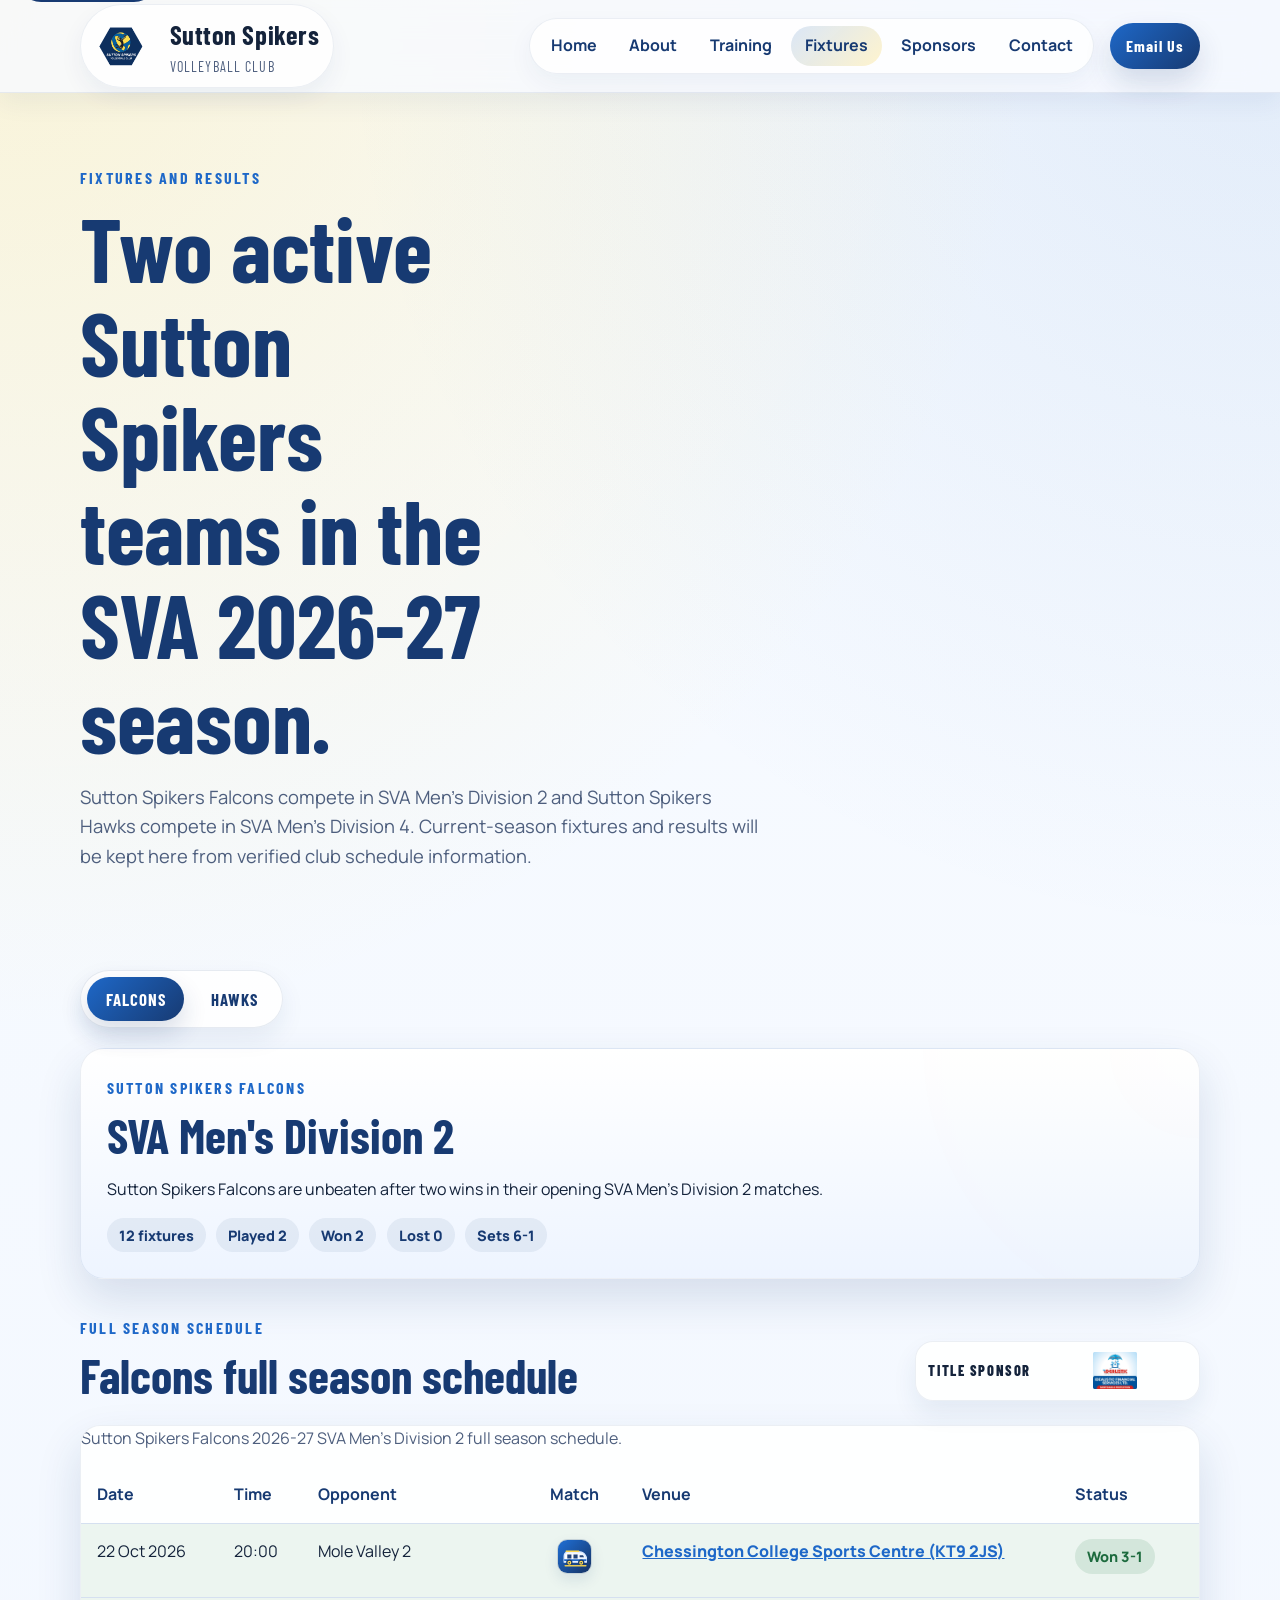
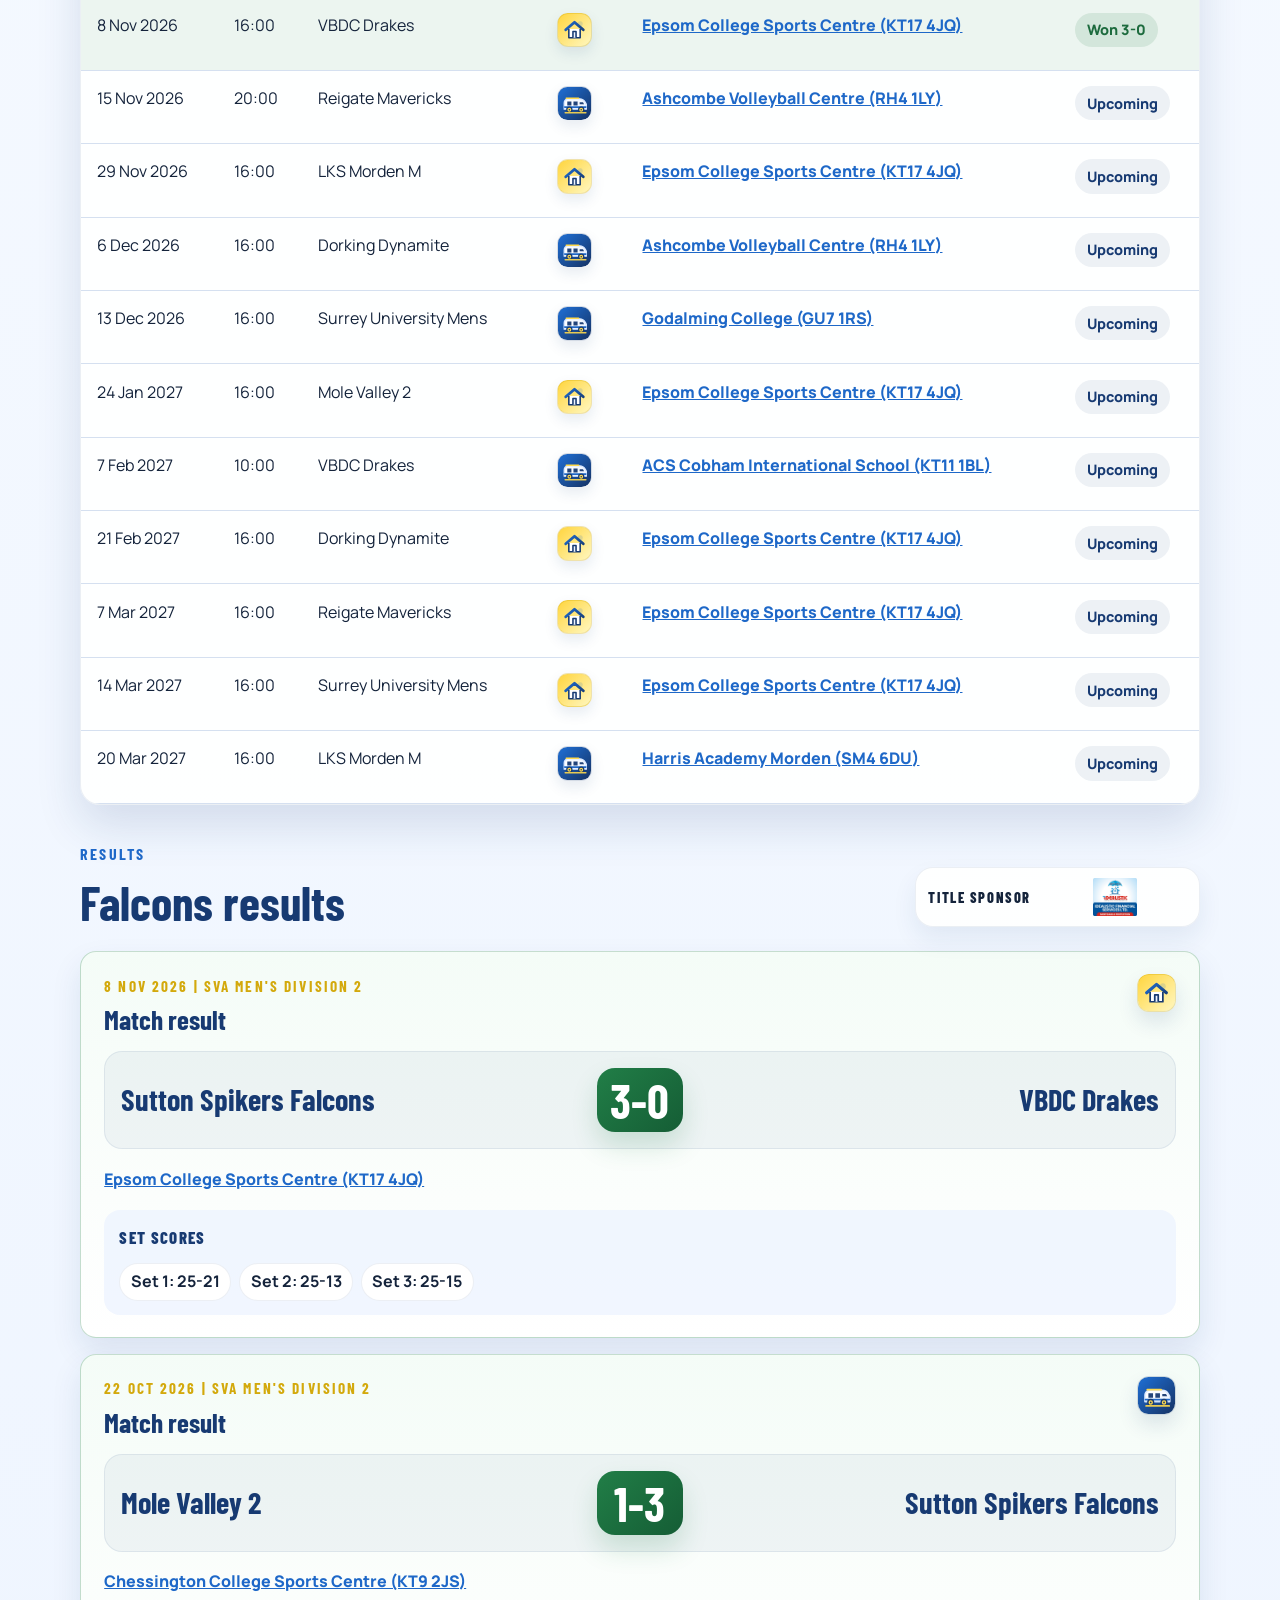
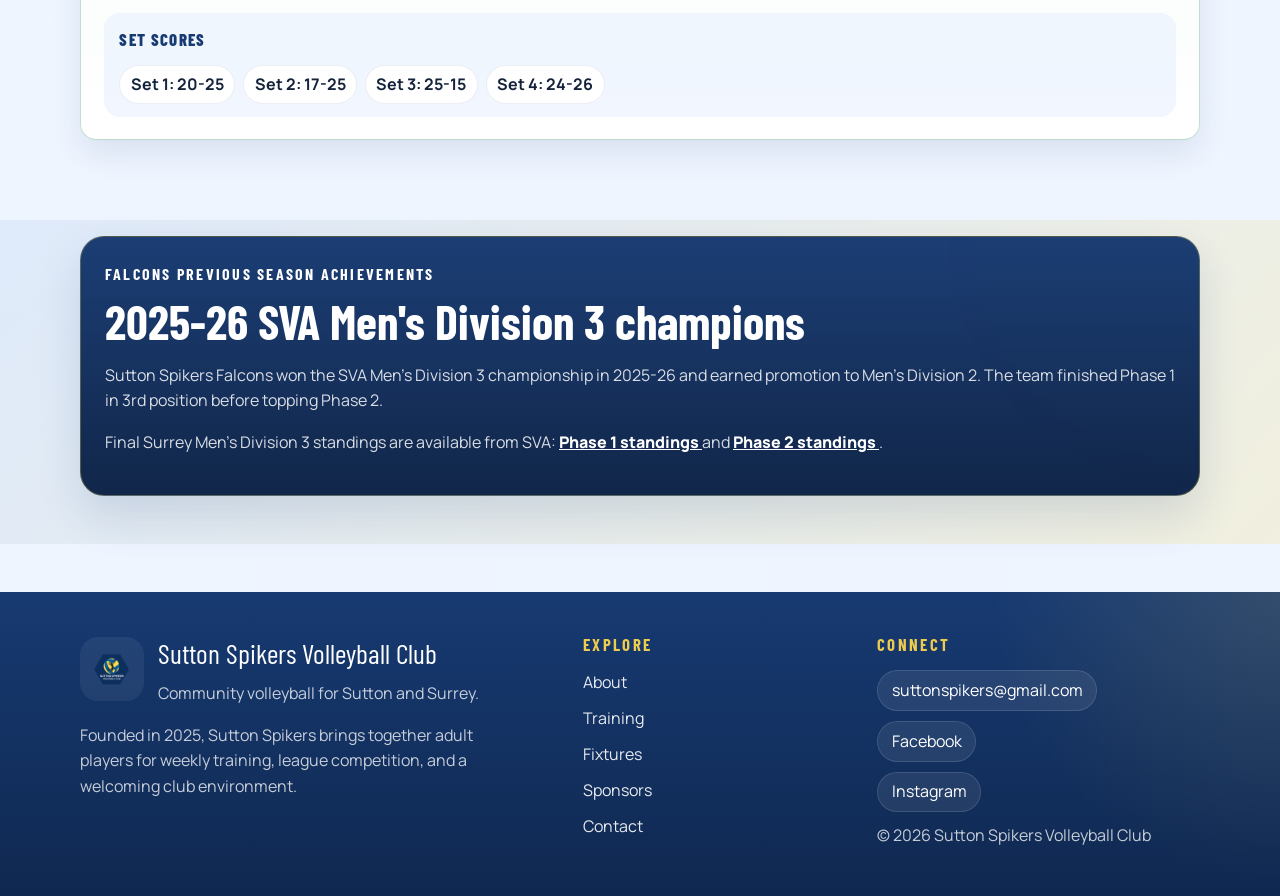
<file: fixtures.html>
<!DOCTYPE html>
<html lang="en">
<head>
  <meta charset="UTF-8">
  <meta name="viewport" content="width=device-width, initial-scale=1.0">
  <title>Fixtures | Sutton Spikers Volleyball Club</title>
  <meta
    name="description"
    content="Fixtures and results for Sutton Spikers Falcons in SVA Men's Division 2 and Sutton Spikers Hawks in SVA Men's Division 4."
  >
  <meta property="og:title" content="Fixtures | Sutton Spikers Volleyball Club">
  <meta property="og:description" content="Current season fixtures and results for Sutton Spikers Falcons and Sutton Spikers Hawks.">
  <meta property="og:type" content="website">
  <meta property="og:url" content="https://suttonspikers.co.uk/fixtures.html">
  <meta property="og:image" content="https://suttonspikers.co.uk/assets/logo-optimized.png">
  <meta name="twitter:card" content="summary_large_image">
  <meta name="twitter:title" content="Fixtures | Sutton Spikers Volleyball Club">
  <meta name="twitter:description" content="Current season fixtures and results for Sutton Spikers Falcons and Sutton Spikers Hawks.">
  <meta name="twitter:image" content="https://suttonspikers.co.uk/assets/logo-optimized.png">
  <link rel="preconnect" href="https://fonts.googleapis.com">
  <link rel="preconnect" href="https://fonts.gstatic.com" crossorigin>
  <link
    href="https://fonts.googleapis.com/css2?family=Barlow+Condensed:wght@500;600;700&family=Manrope:wght@400;500;700;800&display=swap"
    rel="stylesheet"
  >
  <link rel="icon" type="image/png" href="assets/favicon.png">
  <link rel="stylesheet" href="styles.css?v=2026-11-09-1">
  <script src="script.js?v=2026-11-09-1" defer></script>
</head>
<body>
  <a class="skip-link" href="#main-content">Skip to content</a>
  <header class="site-header">
    <div class="container site-header__inner">
      <a class="brand" href="index.html" aria-label="Sutton Spikers home">
        <img class="brand__logo" src="assets/logo-optimized.png" alt="Sutton Spikers Volleyball Club logo">
        <span class="brand__text">
          <span class="brand__name">Sutton Spikers</span>
          <span class="brand__tag">Volleyball Club</span>
        </span>
      </a>
      <button
        class="nav-toggle"
        type="button"
        aria-expanded="false"
        aria-controls="site-nav"
        aria-label="Open navigation"
      >
        <span></span>
        <span></span>
        <span></span>
      </button>
      <div class="header-actions">
        <nav class="site-nav" id="site-nav" aria-label="Primary navigation">
          <a href="index.html">Home</a>
          <a href="about.html">About</a>
          <a href="training.html">Training</a>
          <a class="is-current" href="fixtures.html" aria-current="page">Fixtures</a>
          <a href="sponsors.html">Sponsors</a>
          <a href="contact.html">Contact</a>
        </nav>
        <a
          class="header-cta"
          href="mailto:suttonspikers@gmail.com?subject=Club%20Enquiry"
        >
          Email Us
        </a>
      </div>
    </div>
  </header>

  <main id="main-content">
    <section class="page-hero">
      <div class="container">
        <p class="eyebrow">Fixtures and results</p>
        <h1>Two active Sutton Spikers teams in the SVA 2026-27 season.</h1>
        <p class="page-hero__lede">
          Sutton Spikers Falcons compete in SVA Men's Division 2 and Sutton Spikers Hawks compete in SVA Men's
          Division 4. Current-season fixtures and results will be kept here from verified club schedule information.
        </p>
      </div>
    </section>

    <section class="section fixtures-app" data-fixtures-app>
      <div class="container">
        <div class="fixtures-toolbar" aria-label="Select a team">
          <button class="fixtures-tab is-active" type="button" data-fixtures-team="falcons" aria-pressed="true">
            Falcons
          </button>
          <button class="fixtures-tab" type="button" data-fixtures-team="hawks" aria-pressed="false">
            Hawks
          </button>
        </div>

        <div class="fixtures-summary" data-fixtures-summary></div>

        <section class="fixtures-section" aria-labelledby="season-schedule-heading">
          <div class="section-heading season-heading">
            <div>
              <p class="eyebrow">Full Season Schedule</p>
              <h2 id="season-schedule-heading" data-schedule-heading>Falcons schedule</h2>
            </div>
            <a
              class="title-sponsor-lockup"
              href="sponsors.html"
              aria-label="Title sponsor: Idealistic Financial Services"
            >
              <span>Title sponsor</span>
              <img
                src="assets/sponsors/idealistic-financial-services.jpeg"
                alt="Idealistic Financial Services"
              >
            </a>
          </div>
          <div class="fixtures-table-wrap">
            <table class="fixture-table fixtures-table">
              <caption data-schedule-caption>2026-27 SVA fixtures.</caption>
              <thead>
                <tr>
                  <th scope="col">Date</th>
                  <th scope="col">Time</th>
                  <th scope="col">Opponent</th>
                  <th scope="col">Match</th>
                  <th scope="col">Venue</th>
                  <th scope="col">Status</th>
                </tr>
              </thead>
              <tbody data-schedule-body></tbody>
            </table>
          </div>
          <div class="fixture-card-list" data-schedule-cards></div>
        </section>

        <section class="fixtures-section" aria-labelledby="results-heading">
          <div class="section-heading season-heading">
            <div>
              <p class="eyebrow">Results</p>
              <h2 id="results-heading" data-results-heading>Falcons results</h2>
            </div>
            <a
              class="title-sponsor-lockup"
              href="sponsors.html"
              aria-label="Title sponsor: Idealistic Financial Services"
            >
              <span>Title sponsor</span>
              <img
                src="assets/sponsors/idealistic-financial-services.jpeg"
                alt="Idealistic Financial Services"
              >
            </a>
          </div>
          <div class="results-list" data-results-list></div>
        </section>
      </div>
    </section>

    <section class="section section--accent" data-falcons-achievements>
      <div class="container content-panel content-panel--champion">
        <p class="eyebrow">Falcons Previous Season Achievements</p>
        <h2>2025-26 SVA Men's Division 3 champions</h2>
        <p>
          Sutton Spikers Falcons won the SVA Men's Division 3 championship in 2025-26 and earned promotion to Men's
          Division 2. The team finished Phase 1 in 3rd position before topping Phase 2.
        </p>
        <p>
          Final Surrey Men's Division 3 standings are available from SVA:
          <a class="text-link" href="https://sva.leaguerepublic.com/fg/1_238229306.html" target="_blank" rel="noreferrer">
            Phase 1 standings
          </a>
          and
          <a class="text-link" href="https://sva.leaguerepublic.com/fg/1_88364776.html" target="_blank" rel="noreferrer">
            Phase 2 standings
          </a>.
        </p>
      </div>
    </section>
  </main>

  <script type="application/json" id="fixtures-data">
    {
      "teams": {
        "falcons": {
          "name": "Sutton Spikers Falcons",
          "shortName": "Falcons",
          "division": "SVA Men's Division 2",
          "summary": "Sutton Spikers Falcons are unbeaten after two wins in their opening SVA Men's Division 2 matches.",
          "noResultsMessage": "No completed Falcons results are available yet."
        },
        "hawks": {
          "name": "Sutton Spikers Hawks",
          "shortName": "Hawks",
          "division": "SVA Men's Division 4",
          "summary": "Sutton Spikers Hawks are unbeaten after winning their opening three SVA Men's Division 4 matches.",
          "noResultsMessage": "No completed Hawks results are available yet."
        }
      },
      "venues": {
        "Epsom College Sports Centre": "KT17 4JQ",
        "Ashcombe Volleyball Centre": "RH4 1LY",
        "Chessington College Sports Centre": "KT9 2JS",
        "Godalming College": "GU7 1RS",
        "ACS Cobham International School": "KT11 1BL",
        "Harris Academy Morden": "SM4 6DU",
        "Teddington School": "TW11 9PJ",
        "Egham Orbit Leisure Centre": "TW20 8NL"
      },
      "venueQueries": {
        "Harris Academy Morden": "Harris Academy Morden, 131 Lilleshall Road SM4 6DU"
      },
      "fixtures": [
        {"id":"falcons-2026-10-22","team":"falcons","division":"SVA Men's Division 2","date":"2026-10-22","displayDate":"22 Oct 2026","time":"20:00","homeTeam":"Mole Valley 2","awayTeam":"Sutton Spikers Falcons","venue":"Chessington College Sports Centre","status":"completed","homeSets":1,"awaySets":3,"setScores":[{"home":20,"away":25},{"home":17,"away":25},{"home":25,"away":15},{"home":24,"away":26}]},
        {"id":"falcons-2026-11-08","team":"falcons","division":"SVA Men's Division 2","date":"2026-11-08","displayDate":"8 Nov 2026","time":"16:00","homeTeam":"Sutton Spikers Falcons","awayTeam":"VBDC Drakes","venue":"Epsom College Sports Centre","status":"completed","homeSets":3,"awaySets":0,"setScores":[{"home":25,"away":21},{"home":25,"away":13},{"home":25,"away":15}]},
        {"id":"falcons-2026-11-15","team":"falcons","division":"SVA Men's Division 2","date":"2026-11-15","displayDate":"15 Nov 2026","time":"20:00","homeTeam":"Reigate Mavericks","awayTeam":"Sutton Spikers Falcons","venue":"Ashcombe Volleyball Centre","status":"upcoming"},
        {"id":"falcons-2026-11-29","team":"falcons","division":"SVA Men's Division 2","date":"2026-11-29","displayDate":"29 Nov 2026","time":"16:00","homeTeam":"Sutton Spikers Falcons","awayTeam":"LKS Morden M","venue":"Epsom College Sports Centre","status":"upcoming"},
        {"id":"falcons-2026-12-06","team":"falcons","division":"SVA Men's Division 2","date":"2026-12-06","displayDate":"6 Dec 2026","time":"16:00","homeTeam":"Dorking Dynamite","awayTeam":"Sutton Spikers Falcons","venue":"Ashcombe Volleyball Centre","status":"upcoming"},
        {"id":"falcons-2026-12-13","team":"falcons","division":"SVA Men's Division 2","date":"2026-12-13","displayDate":"13 Dec 2026","time":"16:00","homeTeam":"Surrey University Mens","awayTeam":"Sutton Spikers Falcons","venue":"Godalming College","status":"upcoming"},
        {"id":"falcons-2027-01-24","team":"falcons","division":"SVA Men's Division 2","date":"2027-01-24","displayDate":"24 Jan 2027","time":"16:00","homeTeam":"Sutton Spikers Falcons","awayTeam":"Mole Valley 2","venue":"Epsom College Sports Centre","status":"upcoming"},
        {"id":"falcons-2027-02-07","team":"falcons","division":"SVA Men's Division 2","date":"2027-02-07","displayDate":"7 Feb 2027","time":"10:00","homeTeam":"VBDC Drakes","awayTeam":"Sutton Spikers Falcons","venue":"ACS Cobham International School","status":"upcoming"},
        {"id":"falcons-2027-02-21","team":"falcons","division":"SVA Men's Division 2","date":"2027-02-21","displayDate":"21 Feb 2027","time":"16:00","homeTeam":"Sutton Spikers Falcons","awayTeam":"Dorking Dynamite","venue":"Epsom College Sports Centre","status":"upcoming"},
        {"id":"falcons-2027-03-07","team":"falcons","division":"SVA Men's Division 2","date":"2027-03-07","displayDate":"7 Mar 2027","time":"16:00","homeTeam":"Sutton Spikers Falcons","awayTeam":"Reigate Mavericks","venue":"Epsom College Sports Centre","status":"upcoming"},
        {"id":"falcons-2027-03-14","team":"falcons","division":"SVA Men's Division 2","date":"2027-03-14","displayDate":"14 Mar 2027","time":"16:00","homeTeam":"Sutton Spikers Falcons","awayTeam":"Surrey University Mens","venue":"Epsom College Sports Centre","status":"upcoming"},
        {"id":"falcons-2027-03-20","team":"falcons","division":"SVA Men's Division 2","date":"2027-03-20","displayDate":"20 Mar 2027","time":"16:00","homeTeam":"LKS Morden M","awayTeam":"Sutton Spikers Falcons","venue":"Harris Academy Morden","status":"upcoming"},
        {"id":"hawks-2026-10-04","team":"hawks","division":"SVA Men's Division 4","date":"2026-10-04","displayDate":"4 Oct 2026","time":"18:00","homeTeam":"Sutton Spikers Hawks","awayTeam":"LKS Morden M1","venue":"Epsom College Sports Centre","status":"completed","homeSets":3,"awaySets":1,"setScores":[{"home":25,"away":22},{"home":16,"away":25},{"home":25,"away":16},{"home":25,"away":21}]},
        {"id":"hawks-2026-10-18","team":"hawks","division":"SVA Men's Division 4","date":"2026-10-18","displayDate":"18 Oct 2026","time":"15:00","homeTeam":"Dorking Dynamos","awayTeam":"Sutton Spikers Hawks","venue":"Ashcombe Volleyball Centre","status":"completed","homeSets":1,"awaySets":3,"setScores":[{"home":15,"away":25},{"home":25,"away":16},{"home":12,"away":25},{"home":21,"away":25}]},
        {"id":"hawks-2026-11-07","team":"hawks","division":"SVA Men's Division 4","date":"2026-11-07","displayDate":"7 Nov 2026","time":"14:00","homeTeam":"Richmond Kingston Herd","awayTeam":"Sutton Spikers Hawks","venue":"Teddington School","status":"completed","homeSets":0,"awaySets":3},
        {"id":"hawks-2026-11-15","team":"hawks","division":"SVA Men's Division 4","date":"2026-11-15","displayDate":"15 Nov 2026","time":"18:00","homeTeam":"Sutton Spikers Hawks","awayTeam":"Reigate Rogues","venue":"Ashcombe Volleyball Centre","status":"upcoming"},
        {"id":"hawks-2026-12-19","team":"hawks","division":"SVA Men's Division 4","date":"2026-12-19","displayDate":"19 Dec 2026","time":"15:30","homeTeam":"Spelthorne Cobras","awayTeam":"Sutton Spikers Hawks","venue":"Egham Orbit Leisure Centre","status":"upcoming"},
        {"id":"hawks-2027-01-10","team":"hawks","division":"SVA Men's Division 4","date":"2027-01-10","displayDate":"10 Jan 2027","time":"16:00","homeTeam":"Sutton Spikers Hawks","awayTeam":"Reigate Rascals","venue":"Epsom College Sports Centre","status":"upcoming"},
        {"id":"hawks-2027-01-24","team":"hawks","division":"SVA Men's Division 4","date":"2027-01-24","displayDate":"24 Jan 2027","time":"14:00","homeTeam":"LKS Morden M1","awayTeam":"Sutton Spikers Hawks","venue":"Harris Academy Morden","status":"upcoming"},
        {"id":"hawks-2027-02-07","team":"hawks","division":"SVA Men's Division 4","date":"2027-02-07","displayDate":"7 Feb 2027","time":"16:00","homeTeam":"Sutton Spikers Hawks","awayTeam":"Dorking Dynamos","venue":"Epsom College Sports Centre","status":"upcoming"},
        {"id":"hawks-2027-02-14","team":"hawks","division":"SVA Men's Division 4","date":"2027-02-14","displayDate":"14 Feb 2027","time":"16:00","homeTeam":"Sutton Spikers Hawks","awayTeam":"Richmond Kingston Herd","venue":"Epsom College Sports Centre","status":"upcoming"},
        {"id":"hawks-2027-02-28","team":"hawks","division":"SVA Men's Division 4","date":"2027-02-28","displayDate":"28 Feb 2027","time":"20:00","homeTeam":"Reigate Rogues","awayTeam":"Sutton Spikers Hawks","venue":"Ashcombe Volleyball Centre","status":"upcoming"},
        {"id":"hawks-2027-04-04","team":"hawks","division":"SVA Men's Division 4","date":"2027-04-04","displayDate":"4 Apr 2027","time":"16:00","homeTeam":"Sutton Spikers Hawks","awayTeam":"Spelthorne Cobras","venue":"Epsom College Sports Centre","status":"upcoming"},
        {"id":"hawks-2027-04-18","team":"hawks","division":"SVA Men's Division 4","date":"2027-04-18","displayDate":"18 Apr 2027","time":"20:00","homeTeam":"Reigate Rascals","awayTeam":"Sutton Spikers Hawks","venue":"Ashcombe Volleyball Centre","status":"upcoming"}
      ]
    }
  </script>

  <footer class="site-footer">
    <div class="container site-footer__inner">
      <div class="site-footer__brand">
        <div class="site-footer__brand-top">
          <img class="site-footer__logo" src="assets/logo-optimized.png" alt="Sutton Spikers Volleyball Club logo">
          <div>
            <p class="site-footer__title">Sutton Spikers Volleyball Club</p>
            <p class="site-footer__copy">Community volleyball for Sutton and Surrey.</p>
          </div>
        </div>
        <p class="site-footer__text">
          Founded in 2025, Sutton Spikers brings together adult players for weekly training, league competition, and a
          welcoming club environment.
        </p>
      </div>
      <div class="site-footer__group">
        <p class="site-footer__heading">Explore</p>
        <nav class="footer-nav" aria-label="Footer quick links">
          <a href="about.html">About</a>
          <a href="training.html">Training</a>
          <a href="fixtures.html">Fixtures</a>
          <a href="sponsors.html">Sponsors</a>
          <a href="contact.html">Contact</a>
        </nav>
      </div>
      <div class="site-footer__group">
        <p class="site-footer__heading">Connect</p>
        <div class="footer-meta">
          <a class="footer-chip" href="mailto:suttonspikers@gmail.com">suttonspikers@gmail.com</a>
          <a class="footer-chip" href="https://www.facebook.com/profile.php?id=61576265198598&locale=en_GB" target="_blank" rel="noreferrer">Facebook</a>
          <a class="footer-chip" href="https://www.instagram.com/sutton_spikers/?hl=en" target="_blank" rel="noreferrer">Instagram</a>
          <p>&copy; 2026 Sutton Spikers Volleyball Club</p>
        </div>
      </div>
    </div>
  </footer>
</body>
</html>
</file>
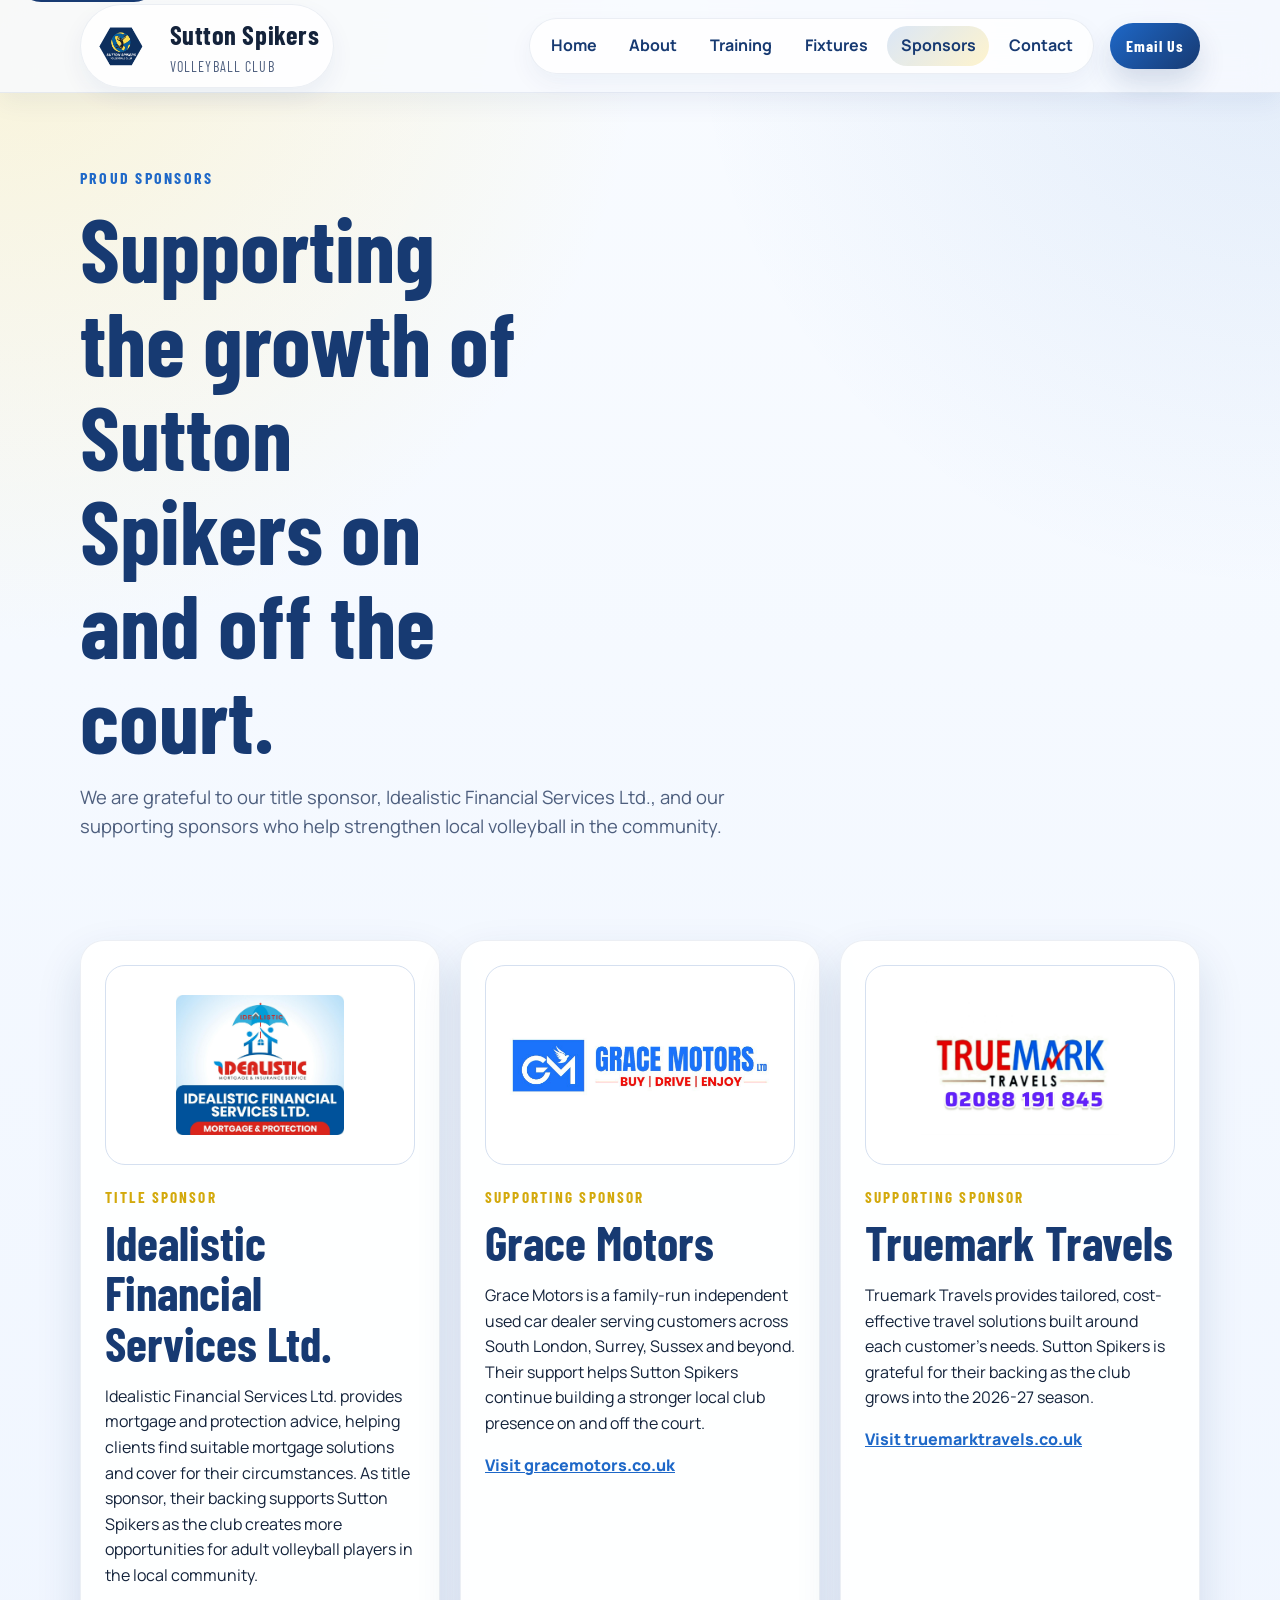
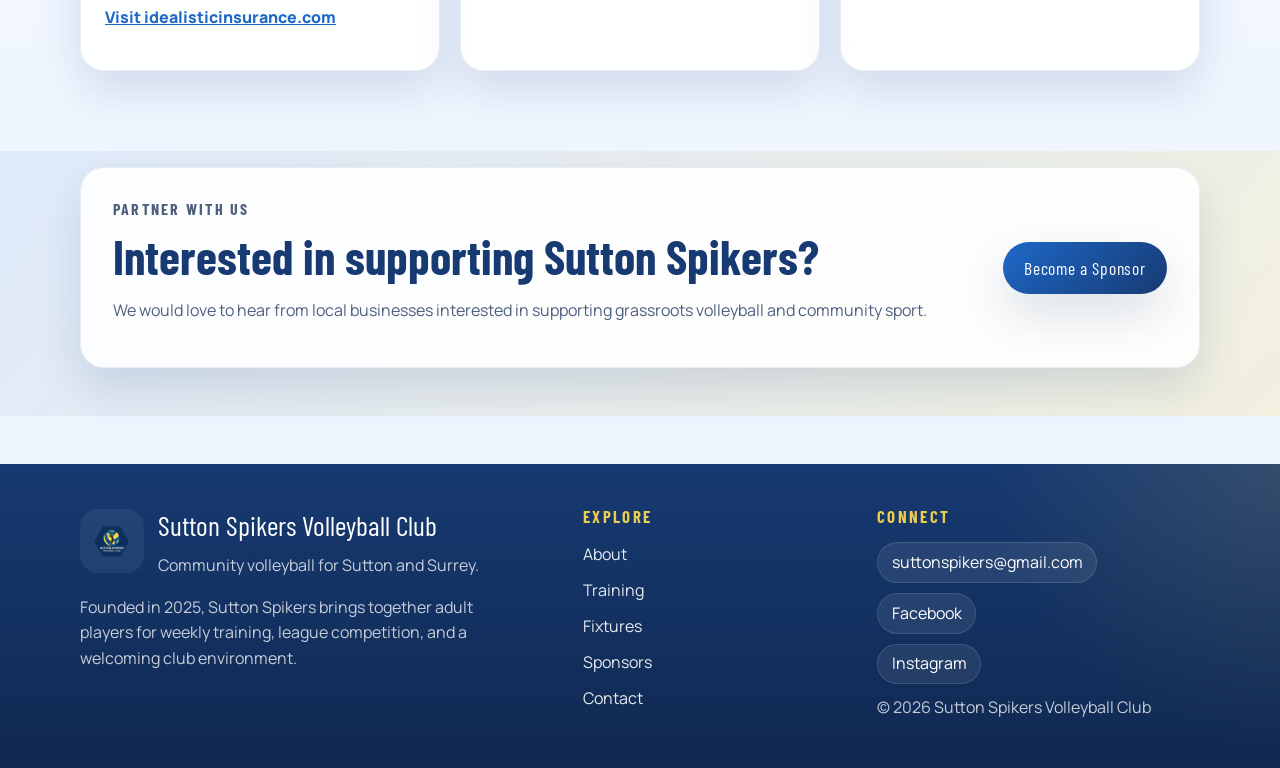
<file: sponsors.html>
<!DOCTYPE html>
<html lang="en">
<head>
  <meta charset="UTF-8">
  <meta name="viewport" content="width=device-width, initial-scale=1.0">
  <title>Sponsors | Sutton Spikers Volleyball Club</title>
  <meta
    name="description"
    content="Meet the proud sponsors supporting Sutton Spikers Volleyball Club."
  >
  <meta property="og:title" content="Sponsors | Sutton Spikers Volleyball Club">
  <meta property="og:description" content="Meet the proud sponsors supporting Sutton Spikers Volleyball Club and local community sport.">
  <meta property="og:type" content="website">
  <meta property="og:url" content="https://suttonspikers.co.uk/sponsors.html">
  <meta property="og:image" content="https://suttonspikers.co.uk/assets/logo-optimized.png">
  <meta name="twitter:card" content="summary_large_image">
  <meta name="twitter:title" content="Sponsors | Sutton Spikers Volleyball Club">
  <meta name="twitter:description" content="Meet the proud sponsors supporting Sutton Spikers Volleyball Club and local community sport.">
  <meta name="twitter:image" content="https://suttonspikers.co.uk/assets/logo-optimized.png">
  <link rel="preconnect" href="https://fonts.googleapis.com">
  <link rel="preconnect" href="https://fonts.gstatic.com" crossorigin>
  <link
    href="https://fonts.googleapis.com/css2?family=Barlow+Condensed:wght@500;600;700&family=Manrope:wght@400;500;700;800&display=swap"
    rel="stylesheet"
  >
  <link rel="icon" type="image/png" href="assets/favicon.png">
  <link rel="stylesheet" href="styles.css?v=2026-11-09-1">
  <script src="script.js?v=2026-11-09-1" defer></script>
</head>
<body>
  <a class="skip-link" href="#main-content">Skip to content</a>
  <header class="site-header">
    <div class="container site-header__inner">
      <a class="brand" href="index.html" aria-label="Sutton Spikers home">
        <img class="brand__logo" src="assets/logo-optimized.png" alt="Sutton Spikers Volleyball Club logo">
        <span class="brand__text">
          <span class="brand__name">Sutton Spikers</span>
          <span class="brand__tag">Volleyball Club</span>
        </span>
      </a>
      <button
        class="nav-toggle"
        type="button"
        aria-expanded="false"
        aria-controls="site-nav"
        aria-label="Open navigation"
      >
        <span></span>
        <span></span>
        <span></span>
      </button>
      <div class="header-actions">
        <nav class="site-nav" id="site-nav" aria-label="Primary navigation">
          <a href="index.html">Home</a>
          <a href="about.html">About</a>
          <a href="training.html">Training</a>
          <a href="fixtures.html">Fixtures</a>
          <a class="is-current" href="sponsors.html" aria-current="page">Sponsors</a>
          <a href="contact.html">Contact</a>
        </nav>
        <a
          class="header-cta"
          href="mailto:suttonspikers@gmail.com?subject=Club%20Enquiry"
        >
          Email Us
        </a>
      </div>
    </div>
  </header>

  <main id="main-content">
    <section class="page-hero">
      <div class="container">
        <p class="eyebrow">Proud sponsors</p>
        <h1>Supporting the growth of Sutton Spikers on and off the court.</h1>
        <p class="page-hero__lede">
          We are grateful to our title sponsor, Idealistic Financial Services Ltd., and our supporting sponsors who
          help strengthen local volleyball in the community.
        </p>
      </div>
    </section>

    <section class="section">
      <div class="container sponsor-grid">
        <article class="sponsor-card">
          <div class="sponsor-logo-card">
            <a class="sponsor-logo-link" href="https://idealisticinsurance.com/" target="_blank" rel="noreferrer">
              <img src="assets/sponsors/idealistic-financial-services.jpeg" alt="Idealistic Financial Services Ltd logo">
            </a>
          </div>
          <p class="card-label">Title sponsor</p>
          <h2>Idealistic Financial Services Ltd.</h2>
          <p>
            Idealistic Financial Services Ltd. provides mortgage and protection advice, helping clients find suitable
            mortgage solutions and cover for their circumstances. As title sponsor, their backing supports Sutton
            Spikers as the club creates more opportunities for adult volleyball players in the local community.
          </p>
          <p><a class="text-link" href="https://idealisticinsurance.com/" target="_blank" rel="noreferrer">Visit idealisticinsurance.com</a></p>
        </article>

        <article class="sponsor-card">
          <div class="sponsor-logo-card">
            <a class="sponsor-logo-link" href="https://www.gracemotors.co.uk/" target="_blank" rel="noreferrer">
              <img src="assets/sponsors/grace-motors.jpg" alt="Grace Motors Ltd logo">
            </a>
          </div>
          <p class="card-label">Supporting sponsor</p>
          <h2>Grace Motors</h2>
          <p>
            Grace Motors is a family-run independent used car dealer serving customers across South London, Surrey,
            Sussex and beyond. Their support helps Sutton Spikers continue building a stronger local club presence on
            and off the court.
          </p>
          <p><a class="text-link" href="https://www.gracemotors.co.uk/" target="_blank" rel="noreferrer">Visit gracemotors.co.uk</a></p>
        </article>

        <article class="sponsor-card">
          <div class="sponsor-logo-card">
            <a class="sponsor-logo-link" href="https://truemarktravels.co.uk/" target="_blank" rel="noreferrer">
              <img src="assets/sponsors/truemark-travels.jpg" alt="Truemark Travels logo">
            </a>
          </div>
          <p class="card-label">Supporting sponsor</p>
          <h2>Truemark Travels</h2>
          <p>
            Truemark Travels provides tailored, cost-effective travel solutions built around each customer's needs.
            Sutton Spikers is grateful for their backing as the club grows into the 2026-27 season.
          </p>
          <p><a class="text-link" href="https://truemarktravels.co.uk/" target="_blank" rel="noreferrer">Visit truemarktravels.co.uk</a></p>
        </article>
      </div>
    </section>

    <section class="section section--accent">
      <div class="container cta-banner">
        <div>
          <p class="eyebrow">Partner with us</p>
          <h2>Interested in supporting Sutton Spikers?</h2>
          <p>
            We would love to hear from local businesses interested in supporting grassroots volleyball and community
            sport.
          </p>
        </div>
        <a class="button button--primary" href="mailto:suttonspikers@gmail.com?subject=Sponsorship%20Enquiry">Become a Sponsor</a>
      </div>
    </section>
  </main>

  <footer class="site-footer">
    <div class="container site-footer__inner">
      <div class="site-footer__brand">
        <div class="site-footer__brand-top">
          <img class="site-footer__logo" src="assets/logo-optimized.png" alt="Sutton Spikers Volleyball Club logo">
          <div>
            <p class="site-footer__title">Sutton Spikers Volleyball Club</p>
            <p class="site-footer__copy">Community volleyball for Sutton and Surrey.</p>
          </div>
        </div>
        <p class="site-footer__text">
          Founded in 2025, Sutton Spikers brings together adult players for weekly training, league competition, and a
          welcoming club environment.
        </p>
      </div>
      <div class="site-footer__group">
        <p class="site-footer__heading">Explore</p>
        <nav class="footer-nav" aria-label="Footer quick links">
          <a href="about.html">About</a>
          <a href="training.html">Training</a>
          <a href="fixtures.html">Fixtures</a>
          <a href="sponsors.html">Sponsors</a>
          <a href="contact.html">Contact</a>
        </nav>
      </div>
      <div class="site-footer__group">
        <p class="site-footer__heading">Connect</p>
        <div class="footer-meta">
          <a class="footer-chip" href="mailto:suttonspikers@gmail.com">suttonspikers@gmail.com</a>
          <a class="footer-chip" href="https://www.facebook.com/profile.php?id=61576265198598&locale=en_GB" target="_blank" rel="noreferrer">Facebook</a>
          <a class="footer-chip" href="https://www.instagram.com/sutton_spikers/?hl=en" target="_blank" rel="noreferrer">Instagram</a>
          <p>&copy; 2026 Sutton Spikers Volleyball Club</p>
        </div>
      </div>
    </div>
  </footer>
</body>
</html>
</file>
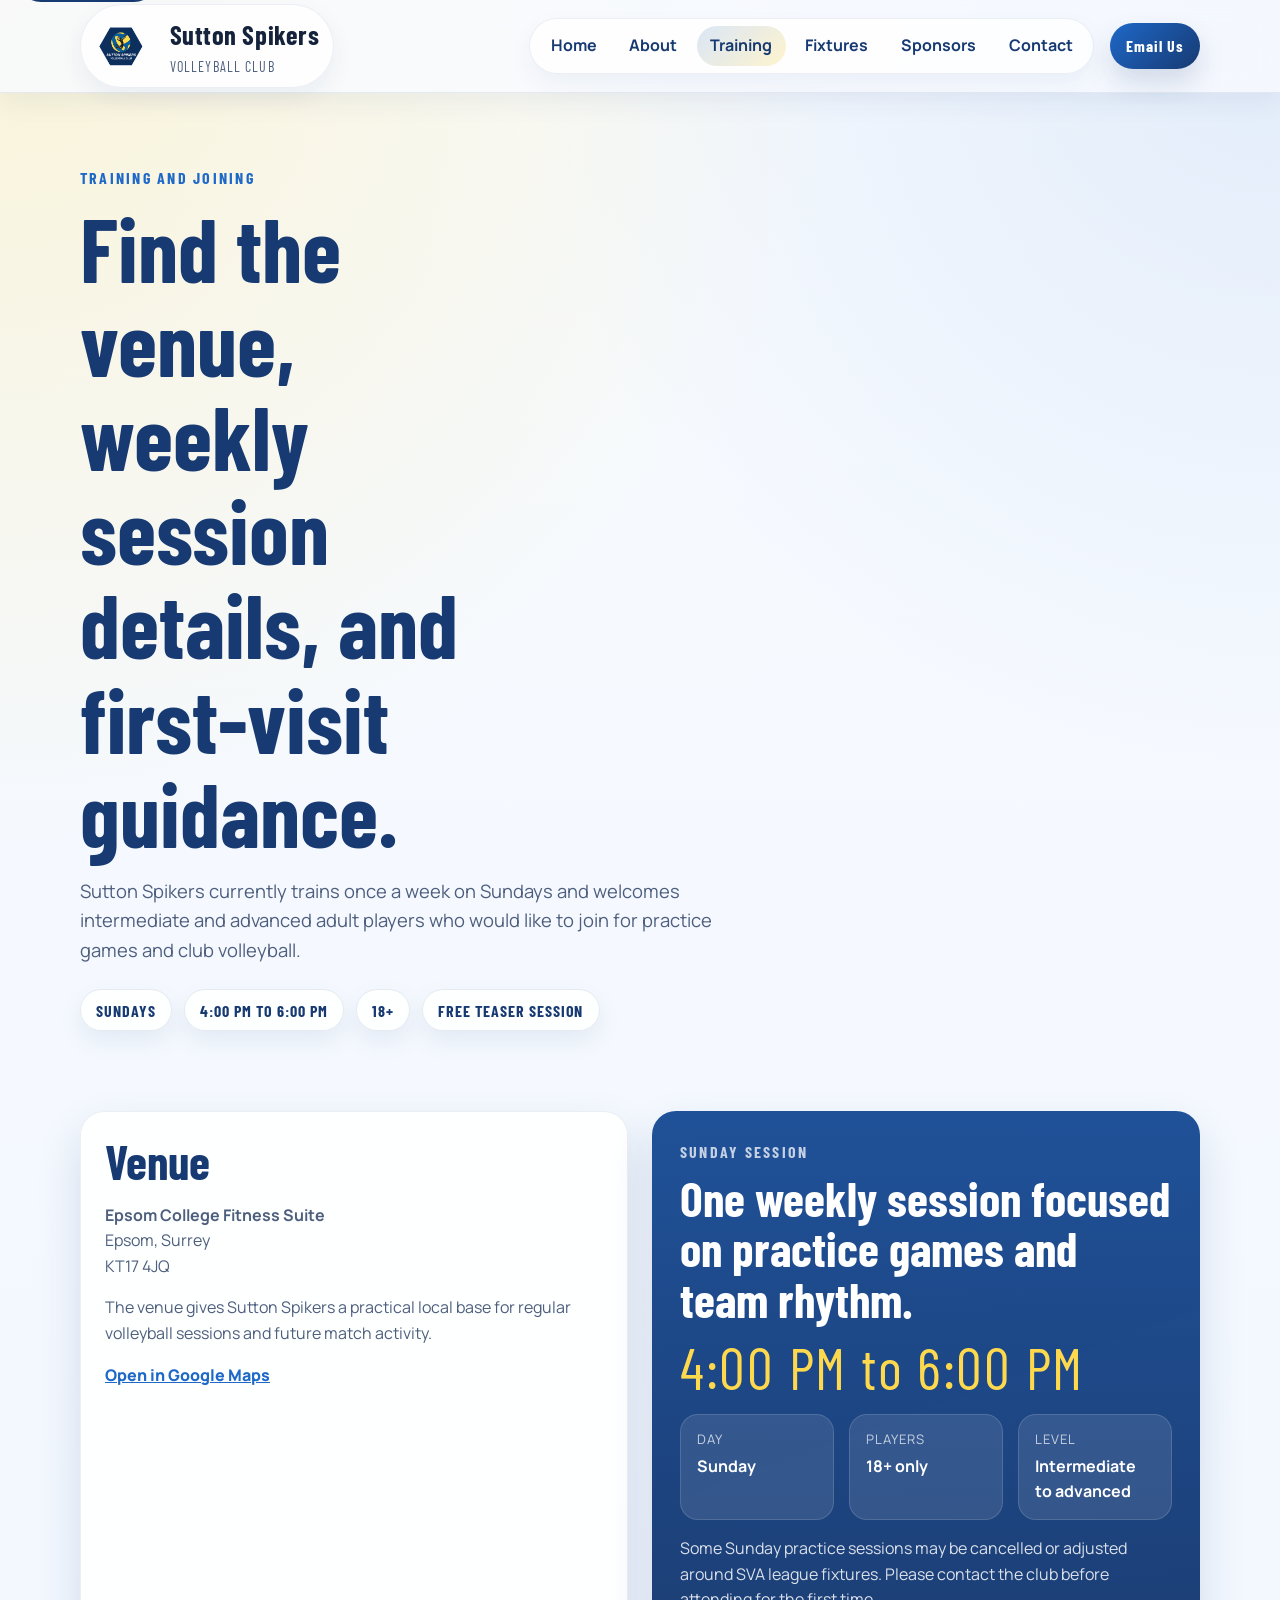
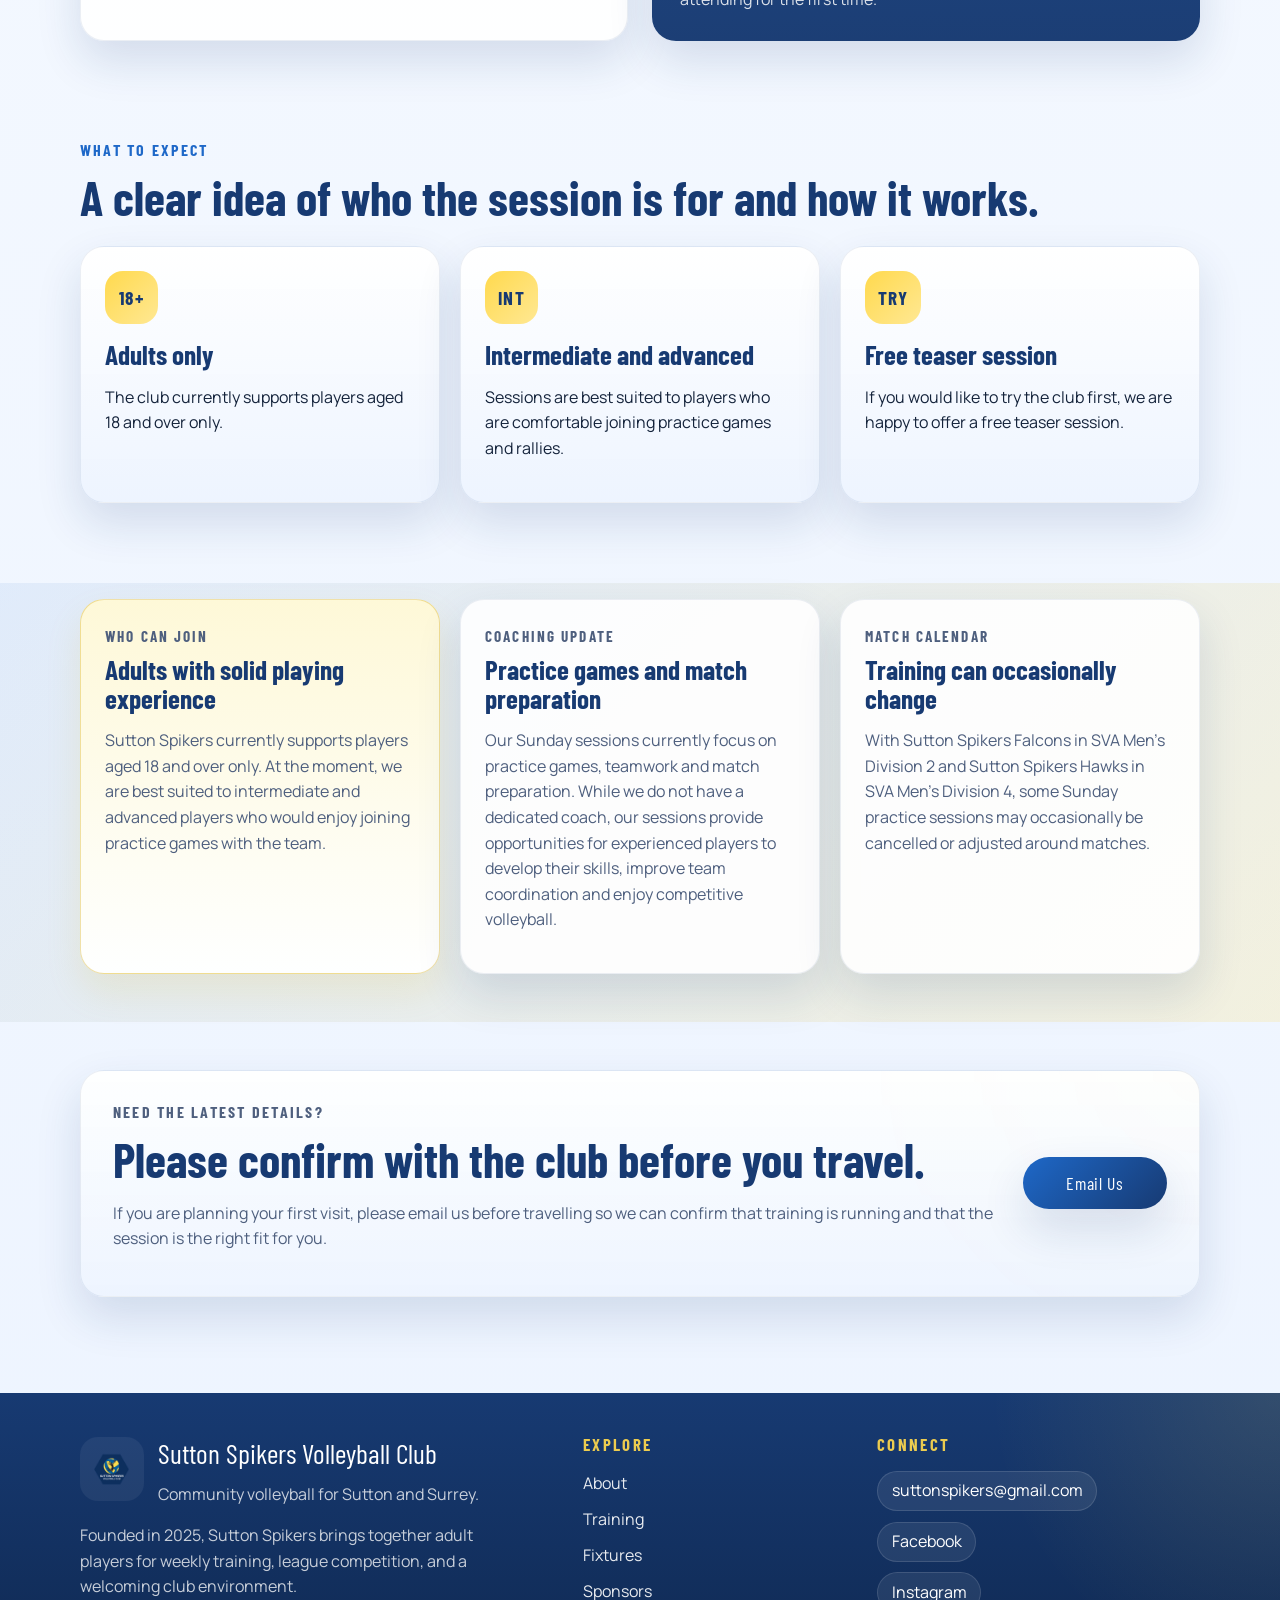
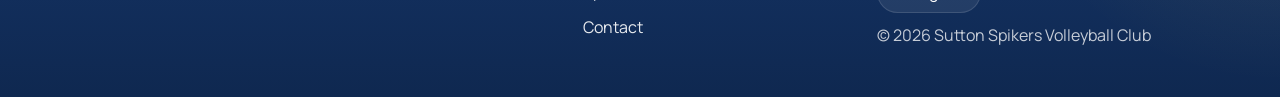
<file: training.html>
<!DOCTYPE html>
<html lang="en">
<head>
  <meta charset="UTF-8">
  <meta name="viewport" content="width=device-width, initial-scale=1.0">
  <title>Training | Sutton Spikers Volleyball Club</title>
  <meta
    name="description"
    content="Training venue, weekly Sunday session, and joining guidance for Sutton Spikers Volleyball Club."
  >
  <meta property="og:title" content="Training | Sutton Spikers Volleyball Club">
  <meta property="og:description" content="Weekly Sunday training details, who can join, and first-visit guidance for Sutton Spikers Volleyball Club.">
  <meta property="og:type" content="website">
  <meta property="og:url" content="https://suttonspikers.co.uk/training.html">
  <meta property="og:image" content="https://suttonspikers.co.uk/assets/logo-optimized.png">
  <meta name="twitter:card" content="summary_large_image">
  <meta name="twitter:title" content="Training | Sutton Spikers Volleyball Club">
  <meta name="twitter:description" content="Weekly Sunday training details, who can join, and first-visit guidance for Sutton Spikers Volleyball Club.">
  <meta name="twitter:image" content="https://suttonspikers.co.uk/assets/logo-optimized.png">
  <link rel="preconnect" href="https://fonts.googleapis.com">
  <link rel="preconnect" href="https://fonts.gstatic.com" crossorigin>
  <link
    href="https://fonts.googleapis.com/css2?family=Barlow+Condensed:wght@500;600;700&family=Manrope:wght@400;500;700;800&display=swap"
    rel="stylesheet"
  >
  <link rel="icon" type="image/png" href="assets/favicon.png">
  <link rel="stylesheet" href="styles.css?v=2026-11-09-1">
  <script src="script.js?v=2026-11-09-1" defer></script>
</head>
<body>
  <a class="skip-link" href="#main-content">Skip to content</a>
  <header class="site-header">
    <div class="container site-header__inner">
      <a class="brand" href="index.html" aria-label="Sutton Spikers home">
        <img class="brand__logo" src="assets/logo-optimized.png" alt="Sutton Spikers Volleyball Club logo">
        <span class="brand__text">
          <span class="brand__name">Sutton Spikers</span>
          <span class="brand__tag">Volleyball Club</span>
        </span>
      </a>
      <button
        class="nav-toggle"
        type="button"
        aria-expanded="false"
        aria-controls="site-nav"
        aria-label="Open navigation"
      >
        <span></span>
        <span></span>
        <span></span>
      </button>
      <div class="header-actions">
        <nav class="site-nav" id="site-nav" aria-label="Primary navigation">
          <a href="index.html">Home</a>
          <a href="about.html">About</a>
          <a class="is-current" href="training.html" aria-current="page">Training</a>
          <a href="fixtures.html">Fixtures</a>
          <a href="sponsors.html">Sponsors</a>
          <a href="contact.html">Contact</a>
        </nav>
        <a
          class="header-cta"
          href="mailto:suttonspikers@gmail.com?subject=Club%20Enquiry"
        >
          Email Us
        </a>
      </div>
    </div>
  </header>

  <main id="main-content">
    <section class="page-hero">
      <div class="container">
        <p class="eyebrow">Training and joining</p>
        <h1>Find the venue, weekly session details, and first-visit guidance.</h1>
        <p class="page-hero__lede">
          Sutton Spikers currently trains once a week on Sundays and welcomes intermediate and advanced adult players
          who would like to join for practice games and club volleyball.
        </p>
        <div class="training-badges" aria-label="Training quick facts">
          <span class="training-badge">Sundays</span>
          <span class="training-badge">4:00 PM to 6:00 PM</span>
          <span class="training-badge">18+</span>
          <span class="training-badge">Free teaser session</span>
        </div>
      </div>
    </section>

    <section class="section">
      <div class="container content-grid">
        <article class="content-panel">
          <h2>Venue</h2>
          <p><strong>Epsom College Fitness Suite</strong><br>Epsom, Surrey<br>KT17 4JQ</p>
          <p>
            The venue gives Sutton Spikers a practical local base for regular volleyball sessions and future match
            activity.
          </p>
          <p>
            <a class="text-link" href="https://www.google.com/maps/search/?api=1&query=Epsom+College+Fitness+Suite+KT17+4JQ" target="_blank" rel="noreferrer">
              Open in Google Maps
            </a>
          </p>
        </article>
        <aside class="training-feature">
          <p class="training-feature__eyebrow">Sunday session</p>
          <h2>One weekly session focused on practice games and team rhythm.</h2>
          <div class="training-feature__time">4:00 PM to 6:00 PM</div>
          <div class="training-feature__meta">
            <div>
              <span>Day</span>
              <strong>Sunday</strong>
            </div>
            <div>
              <span>Players</span>
              <strong>18+ only</strong>
            </div>
            <div>
              <span>Level</span>
              <strong>Intermediate to advanced</strong>
            </div>
          </div>
          <p class="training-feature__note">
            Some Sunday practice sessions may be cancelled or adjusted around SVA league fixtures. Please contact the
            club before attending for the first time.
          </p>
        </aside>
      </div>
    </section>

    <section class="section">
      <div class="container">
        <div class="section-heading">
          <p class="eyebrow">What to expect</p>
          <h2>A clear idea of who the session is for and how it works.</h2>
        </div>
        <div class="expect-grid">
          <article class="expect-card">
            <p class="expect-card__icon" aria-hidden="true">18+</p>
            <h3>Adults only</h3>
            <p>The club currently supports players aged 18 and over only.</p>
          </article>
          <article class="expect-card">
            <p class="expect-card__icon" aria-hidden="true">INT</p>
            <h3>Intermediate and advanced</h3>
            <p>Sessions are best suited to players who are comfortable joining practice games and rallies.</p>
          </article>
          <article class="expect-card">
            <p class="expect-card__icon" aria-hidden="true">TRY</p>
            <h3>Free teaser session</h3>
            <p>If you would like to try the club first, we are happy to offer a free teaser session.</p>
          </article>
        </div>
      </div>
    </section>

    <section class="section section--accent">
      <div class="container card-grid">
        <article class="info-card info-card--important">
          <p class="card-label">Who can join</p>
          <h3>Adults with solid playing experience</h3>
          <p>
            Sutton Spikers currently supports players aged 18 and over only. At the moment, we are best suited to
            intermediate and advanced players who would enjoy joining practice games with the team.
          </p>
        </article>
        <article class="info-card">
          <p class="card-label">Coaching update</p>
          <h3>Practice games and match preparation</h3>
          <p>
            Our Sunday sessions currently focus on practice games, teamwork and match preparation. While we do not
            have a dedicated coach, our sessions provide opportunities for experienced players to develop their skills,
            improve team coordination and enjoy competitive volleyball.
          </p>
        </article>
        <article class="info-card">
          <p class="card-label">Match calendar</p>
          <h3>Training can occasionally change</h3>
          <p>
            With Sutton Spikers Falcons in SVA Men's Division 2 and Sutton Spikers Hawks in SVA Men's Division 4, some
            Sunday practice sessions may occasionally be cancelled or adjusted around matches.
          </p>
        </article>
      </div>
    </section>

    <section class="section">
      <div class="container cta-banner cta-banner--training">
        <div>
          <p class="eyebrow">Need the latest details?</p>
          <h2>Please confirm with the club before you travel.</h2>
          <p>
            If you are planning your first visit, please email us before travelling so we can confirm that training is
            running and that the session is the right fit for you.
          </p>
        </div>
        <a
          class="button button--primary"
          href="mailto:suttonspikers@gmail.com?subject=Training%20Enquiry&body=Hi%20Sutton%20Spikers%2C%0A%0AI%27m%20interested%20in%20joining%20a%20Sunday%20session.%20Please%20could%20you%20confirm%20whether%20training%20is%20running%20and%20whether%20I%20would%20be%20a%20good%20fit%20for%20the%20session%3F%0A%0AThanks%2C"
        >
          Email Us
        </a>
      </div>
    </section>
  </main>

  <footer class="site-footer">
    <div class="container site-footer__inner">
      <div class="site-footer__brand">
        <div class="site-footer__brand-top">
          <img class="site-footer__logo" src="assets/logo-optimized.png" alt="Sutton Spikers Volleyball Club logo">
          <div>
            <p class="site-footer__title">Sutton Spikers Volleyball Club</p>
            <p class="site-footer__copy">Community volleyball for Sutton and Surrey.</p>
          </div>
        </div>
        <p class="site-footer__text">
          Founded in 2025, Sutton Spikers brings together adult players for weekly training, league competition, and a
          welcoming club environment.
        </p>
      </div>
      <div class="site-footer__group">
        <p class="site-footer__heading">Explore</p>
        <nav class="footer-nav" aria-label="Footer quick links">
          <a href="about.html">About</a>
          <a href="training.html">Training</a>
          <a href="fixtures.html">Fixtures</a>
          <a href="sponsors.html">Sponsors</a>
          <a href="contact.html">Contact</a>
        </nav>
      </div>
      <div class="site-footer__group">
        <p class="site-footer__heading">Connect</p>
        <div class="footer-meta">
          <a class="footer-chip" href="mailto:suttonspikers@gmail.com">suttonspikers@gmail.com</a>
          <a class="footer-chip" href="https://www.facebook.com/profile.php?id=61576265198598&locale=en_GB" target="_blank" rel="noreferrer">Facebook</a>
          <a class="footer-chip" href="https://www.instagram.com/sutton_spikers/?hl=en" target="_blank" rel="noreferrer">Instagram</a>
          <p>&copy; 2026 Sutton Spikers Volleyball Club</p>
        </div>
      </div>
    </div>
  </footer>
</body>
</html>
</file>
<file: styles.css>
:root {
  --bg: #f4f8ff;
  --surface: #ffffff;
  --surface-alt: #edf4ff;
  --surface-strong: #173a72;
  --text: #14233b;
  --text-soft: #4e5f7e;
  --line: #d5e0f0;
  --primary: #1e68c8;
  --primary-deep: #173a72;
  --secondary: #ffd94d;
  --secondary-deep: #d3a90c;
  --shadow: 0 20px 45px rgba(23, 58, 114, 0.14);
  --radius: 24px;
  --radius-sm: 16px;
  --container: 1120px;
}

*,
*::before,
*::after {
  box-sizing: border-box;
}

html {
  scroll-behavior: smooth;
}

body {
  margin: 0;
  font-family: "Manrope", sans-serif;
  color: var(--text);
  background:
    radial-gradient(circle at top left, rgba(255, 217, 77, 0.22), transparent 24%),
    radial-gradient(circle at right top, rgba(30, 104, 200, 0.1), transparent 22%),
    linear-gradient(180deg, #f8fbff 0%, #edf4ff 100%);
  line-height: 1.6;
}

img {
  max-width: 100%;
  display: block;
}

a {
  color: inherit;
}

a:hover {
  text-decoration: none;
}

:focus-visible {
  outline: 3px solid var(--secondary);
  outline-offset: 3px;
}

.skip-link {
  position: absolute;
  left: 1rem;
  top: -3rem;
  padding: 0.75rem 1rem;
  border-radius: 999px;
  background: var(--primary-deep);
  color: #fff;
  z-index: 100;
}

.skip-link:focus {
  top: 1rem;
}

.container {
  width: min(calc(100% - 2rem), var(--container));
  margin: 0 auto;
}

.site-header {
  position: sticky;
  top: 0;
  z-index: 20;
  backdrop-filter: blur(16px);
  background: rgba(248, 251, 255, 0.82);
  border-bottom: 1px solid rgba(23, 58, 114, 0.08);
  box-shadow: 0 10px 24px rgba(23, 58, 114, 0.06);
}

.site-header__inner {
  display: flex;
  align-items: center;
  justify-content: space-between;
  gap: 1.5rem;
  min-height: 92px;
}

.brand {
  display: inline-flex;
  align-items: center;
  gap: 0.9rem;
  padding: 0.45rem 0.85rem 0.45rem 0.45rem;
  border-radius: 999px;
  background: rgba(255, 255, 255, 0.78);
  border: 1px solid rgba(23, 58, 114, 0.08);
  box-shadow: 0 10px 24px rgba(23, 58, 114, 0.06);
  text-decoration: none;
}

.brand__logo {
  width: 4.2rem;
  height: 4.2rem;
  object-fit: contain;
  flex-shrink: 0;
}

.brand__text {
  display: flex;
  flex-direction: column;
}

.brand__name,
.brand__tag,
.eyebrow,
h1,
h2,
h3,
.button {
  font-family: "Barlow Condensed", sans-serif;
}

.brand__name {
  font-size: 1.65rem;
  font-weight: 700;
  letter-spacing: 0.02em;
}

.brand__tag {
  color: var(--text-soft);
  font-size: 0.88rem;
  letter-spacing: 0.08em;
  text-transform: uppercase;
}

.header-actions {
  display: flex;
  align-items: center;
  gap: 1rem;
}

.site-nav {
  display: flex;
  align-items: center;
  gap: 0.35rem;
  padding: 0.45rem;
  border-radius: 999px;
  background: rgba(255, 255, 255, 0.74);
  border: 1px solid rgba(23, 58, 114, 0.08);
  box-shadow: 0 10px 24px rgba(23, 58, 114, 0.05);
}

.site-nav a {
  position: relative;
  display: inline-flex;
  align-items: center;
  min-height: 2.5rem;
  padding: 0.35rem 0.85rem;
  border-radius: 999px;
  text-decoration: none;
  font-weight: 700;
  color: var(--primary-deep);
  transition: background-color 160ms ease, color 160ms ease;
}

.site-nav a::after {
  display: none;
}

.site-nav a:hover {
  background: rgba(23, 58, 114, 0.05);
}

.site-nav a.is-current {
  background: linear-gradient(135deg, rgba(30, 104, 200, 0.16), rgba(255, 217, 77, 0.28));
  color: var(--primary-deep);
}

.header-cta {
  display: inline-flex;
  align-items: center;
  justify-content: center;
  min-height: 2.85rem;
  padding: 0.55rem 1rem;
  border-radius: 999px;
  background: linear-gradient(135deg, var(--primary), var(--primary-deep));
  box-shadow: 0 14px 28px rgba(23, 58, 114, 0.16);
  color: #fff;
  font-family: "Barlow Condensed", sans-serif;
  font-size: 1rem;
  font-weight: 700;
  letter-spacing: 0.06em;
  text-decoration: none;
  white-space: nowrap;
}

.nav-toggle {
  display: none;
  width: 3rem;
  height: 3rem;
  border: 0;
  border-radius: 14px;
  background: var(--primary-deep);
  cursor: pointer;
  padding: 0.8rem 0.65rem;
}

.nav-toggle span {
  display: block;
  height: 2px;
  margin: 0.25rem 0;
  background: #fff;
}

.hero,
.page-hero {
  padding: 4.5rem 0 3rem;
}

.hero__grid,
.content-grid,
.contact-grid,
.feature-split {
  display: grid;
  gap: 1.5rem;
}

.hero__grid {
  grid-template-columns: minmax(0, 1.4fr) minmax(280px, 0.8fr);
  align-items: center;
}

.eyebrow {
  margin: 0 0 0.6rem;
  font-size: 1rem;
  font-weight: 700;
  letter-spacing: 0.14em;
  text-transform: uppercase;
  color: var(--primary);
}

h1,
h2,
h3 {
  margin: 0 0 0.8rem;
  line-height: 1.05;
  color: var(--primary-deep);
}

h1 {
  font-size: clamp(3rem, 8vw, 5.6rem);
  max-width: 11ch;
}

h2 {
  font-size: clamp(2rem, 5vw, 3rem);
}

h3 {
  font-size: 1.7rem;
}

.hero__lede,
.page-hero__lede,
.section-heading h2 + p,
.content-panel p,
.info-card p,
.cta-banner p,
.stacked-list__item p {
  color: var(--text-soft);
}

.hero__lede,
.page-hero__lede {
  max-width: 62ch;
  font-size: 1.15rem;
}

.button-row {
  display: flex;
  flex-wrap: wrap;
  gap: 0.9rem;
  margin: 2rem 0 1.5rem;
}

.button {
  display: inline-flex;
  align-items: center;
  justify-content: center;
  min-height: 3.25rem;
  min-width: 9rem;
  padding: 0.7rem 1.35rem;
  border-radius: 999px;
  text-decoration: none;
  font-size: 1.1rem;
  letter-spacing: 0.04em;
  white-space: nowrap;
}

.button--primary {
  background: linear-gradient(135deg, var(--primary), var(--primary-deep));
  color: #fff;
  box-shadow: var(--shadow);
}

.button--secondary {
  background: rgba(255, 255, 255, 0.8);
  border: 1px solid rgba(23, 58, 114, 0.14);
  color: var(--primary-deep);
}

.hero__highlights,
.detail-list {
  padding-left: 1.2rem;
  color: var(--text-soft);
}

.hero-card,
.content-panel,
.info-card,
.stacked-list__item,
.cta-banner {
  background: rgba(255, 255, 255, 0.88);
  border: 1px solid rgba(23, 58, 114, 0.08);
  border-radius: var(--radius);
  box-shadow: var(--shadow);
}

.hero-card,
.content-panel,
.info-card,
.stacked-list__item {
  padding: 1.5rem;
}

.hero-card {
  background:
    linear-gradient(180deg, rgba(255, 255, 255, 0.96), rgba(237, 244, 255, 0.96)),
    linear-gradient(160deg, rgba(255, 217, 77, 0.18), rgba(30, 104, 200, 0.08));
  padding: 1.75rem;
}

.hero-card__label {
  margin: 0 0 1rem;
  color: var(--primary);
  font-size: 0.95rem;
  font-weight: 800;
  letter-spacing: 0.14em;
  text-transform: uppercase;
}

.key-details {
  display: grid;
  gap: 1rem;
  margin: 0;
}

.key-details__item {
  padding: 1rem 1rem 1.05rem;
  border-radius: 18px;
  background: rgba(255, 255, 255, 0.8);
  border: 1px solid rgba(23, 58, 114, 0.08);
}

.key-details__item--highlight {
  background:
    linear-gradient(135deg, rgba(30, 104, 200, 0.96), rgba(23, 58, 114, 0.98));
  border-color: rgba(23, 58, 114, 0.18);
}

.key-details dt {
  color: var(--text-soft);
  font-size: 0.9rem;
  text-transform: uppercase;
  letter-spacing: 0.08em;
}

.key-details dd {
  margin: 0.15rem 0 0;
  font-size: 1.05rem;
  font-weight: 700;
  color: var(--primary-deep);
}

.key-details__item--highlight dt,
.key-details__item--highlight dd {
  color: #fff;
}

.section {
  padding: 2rem 0 4rem;
}

.section--accent {
  position: relative;
}

.section--accent::before {
  content: "";
  position: absolute;
  inset: 1rem 0;
  background: linear-gradient(135deg, rgba(30, 104, 200, 0.08), rgba(255, 217, 77, 0.18));
  z-index: -1;
}

.section-heading {
  margin-bottom: 1.5rem;
}

.card-grid {
  display: grid;
  grid-template-columns: repeat(3, minmax(0, 1fr));
  gap: 1.25rem;
}

.text-link {
  color: var(--primary);
  font-weight: 800;
}

.card-label {
  margin: 0 0 0.45rem;
  font-family: "Barlow Condensed", sans-serif;
  font-size: 0.95rem;
  font-weight: 700;
  letter-spacing: 0.14em;
  text-transform: uppercase;
  color: var(--secondary-deep);
}

.feature-split,
.content-grid,
.contact-grid {
  grid-template-columns: repeat(2, minmax(0, 1fr));
}

.home-story .text-link {
  display: inline-block;
  margin-top: 0.5rem;
}

.home-photo-feature {
  display: grid;
  grid-template-columns: minmax(0, 1.15fr) minmax(280px, 0.85fr);
  gap: 1.5rem;
  align-items: center;
}

.home-photo-feature__image-wrap {
  padding: 1rem;
  border-radius: calc(var(--radius) + 6px);
  background:
    linear-gradient(180deg, rgba(255, 255, 255, 0.96), rgba(237, 244, 255, 0.96)),
    radial-gradient(circle at top right, rgba(255, 217, 77, 0.18), transparent 26%);
  border: 1px solid rgba(23, 58, 114, 0.08);
  box-shadow: var(--shadow);
}

.home-photo-feature__image {
  width: 100%;
  border-radius: 22px;
  box-shadow: 0 18px 36px rgba(23, 58, 114, 0.12);
}

.home-photo-feature__content {
  padding: 1.5rem;
  border-radius: var(--radius);
  background: rgba(255, 255, 255, 0.9);
  border: 1px solid rgba(23, 58, 114, 0.08);
  box-shadow: var(--shadow);
}

.team-showcase__heading {
  max-width: 48rem;
}

.team-showcase__heading h2 + p {
  max-width: 44rem;
}

.team-showcase {
  display: grid;
  grid-template-columns: repeat(2, minmax(0, 1fr));
  gap: 1.25rem;
  align-items: stretch;
}

.team-profile {
  display: grid;
  grid-template-rows: auto 1fr;
  overflow: hidden;
  border-radius: var(--radius);
  background: rgba(255, 255, 255, 0.92);
  border: 1px solid rgba(23, 58, 114, 0.08);
  box-shadow: var(--shadow);
}

.team-profile__photo-frame {
  position: relative;
  aspect-ratio: 4 / 3;
  min-height: 0;
  overflow: hidden;
  padding: 0.5rem;
  background: rgba(237, 244, 255, 0.82);
}

.team-profile__photo {
  position: absolute;
  inset: 0.5rem;
  width: calc(100% - 1rem);
  height: calc(100% - 1rem);
  border-radius: calc(var(--radius) - 6px);
  object-fit: contain;
}

.team-profile__content {
  display: grid;
  grid-template-rows: auto auto 1fr;
  gap: 1rem;
  padding: 1.2rem 1.25rem 1.3rem;
}

.team-profile__content .text-link {
  align-self: end;
}

.team-profile__content h3 {
  margin-bottom: 0;
  font-size: clamp(1.65rem, 3vw, 2.15rem);
}

.team-profile__record {
  display: flex;
  flex-wrap: wrap;
  gap: 0.5rem;
}

.team-profile__record span {
  padding: 0.35rem 0.65rem;
  border-radius: 999px;
  background: rgba(23, 58, 114, 0.07);
  color: var(--primary-deep);
  font-size: 0.82rem;
  font-weight: 800;
  white-space: nowrap;
}

.team-showcase__motto {
  margin: 1.25rem 0 0;
  color: var(--primary-deep);
  font-family: "Barlow Condensed", sans-serif;
  font-size: 1.25rem;
  font-weight: 700;
  text-align: center;
}

.training-badges {
  display: flex;
  flex-wrap: wrap;
  gap: 0.75rem;
  margin-top: 1.5rem;
}

.training-badge {
  display: inline-flex;
  align-items: center;
  min-height: 2.5rem;
  padding: 0.45rem 0.95rem;
  border-radius: 999px;
  background: rgba(255, 255, 255, 0.9);
  border: 1px solid rgba(23, 58, 114, 0.1);
  color: var(--primary-deep);
  font-family: "Barlow Condensed", sans-serif;
  font-size: 1rem;
  font-weight: 700;
  letter-spacing: 0.06em;
  text-transform: uppercase;
  box-shadow: 0 10px 24px rgba(23, 58, 114, 0.08);
}

.training-badge--champion {
  background: linear-gradient(135deg, var(--secondary), #fff0a7);
  border-color: rgba(211, 169, 12, 0.38);
  box-shadow: 0 14px 28px rgba(211, 169, 12, 0.16);
}

.hero-sponsor-badge {
  display: inline-grid;
  grid-template-columns: auto minmax(5.75rem, 7.25rem);
  gap: 0.6rem;
  align-items: center;
  width: fit-content;
  min-height: 2.45rem;
  margin-top: 0.85rem;
  padding: 0.4rem 0.6rem;
  border-radius: 999px;
  background: rgba(255, 255, 255, 0.82);
  border: 1px solid rgba(23, 58, 114, 0.08);
  box-shadow: 0 10px 22px rgba(23, 58, 114, 0.07);
  text-decoration: none;
}

.hero-sponsor-badge span {
  color: var(--primary-deep);
  font-family: "Barlow Condensed", sans-serif;
  font-size: 0.78rem;
  font-weight: 800;
  letter-spacing: 0.1em;
  text-transform: uppercase;
  white-space: nowrap;
  opacity: 0.78;
}

.hero-sponsor-badge img {
  display: block;
  width: 100%;
  max-height: 1.5rem;
  object-fit: contain;
}

.training-feature {
  padding: 1.75rem;
  border-radius: var(--radius);
  background:
    linear-gradient(180deg, rgba(27, 78, 151, 0.98), rgba(23, 58, 114, 0.98)),
    linear-gradient(160deg, rgba(255, 217, 77, 0.22), transparent);
  color: #fff;
  box-shadow: var(--shadow);
}

.training-feature h2,
.training-feature strong {
  color: #fff;
}

.training-feature__eyebrow {
  margin: 0 0 0.5rem;
  font-family: "Barlow Condensed", sans-serif;
  font-size: 1rem;
  font-weight: 700;
  letter-spacing: 0.14em;
  text-transform: uppercase;
  color: rgba(255, 255, 255, 0.74);
}

.training-feature__time {
  margin: 1rem 0 1.2rem;
  font-family: "Barlow Condensed", sans-serif;
  font-size: clamp(2.2rem, 5vw, 3.6rem);
  line-height: 0.95;
  letter-spacing: 0.03em;
  color: var(--secondary);
  white-space: nowrap;
}

.training-feature__meta {
  display: grid;
  grid-template-columns: repeat(3, minmax(0, 1fr));
  gap: 0.9rem;
  margin-bottom: 1rem;
}

.training-feature__meta div {
  padding: 0.9rem 1rem;
  border-radius: 18px;
  background: rgba(255, 255, 255, 0.1);
  border: 1px solid rgba(255, 255, 255, 0.14);
}

.training-feature__meta span {
  display: block;
  margin-bottom: 0.2rem;
  font-size: 0.82rem;
  letter-spacing: 0.08em;
  text-transform: uppercase;
  color: rgba(255, 255, 255, 0.72);
}

.training-feature__meta strong {
  font-size: 1rem;
}

.training-feature__note {
  margin: 0;
  color: rgba(255, 255, 255, 0.84);
}

.expect-grid {
  display: grid;
  grid-template-columns: repeat(3, minmax(0, 1fr));
  gap: 1.25rem;
}

.affiliation-grid {
  display: grid;
  grid-template-columns: repeat(2, minmax(0, 1fr));
  gap: 1.25rem;
}

.affiliation-card {
  padding: 1.5rem;
  border-radius: var(--radius);
  background:
    linear-gradient(180deg, rgba(255, 255, 255, 0.95), rgba(237, 244, 255, 0.96));
  border: 1px solid rgba(23, 58, 114, 0.08);
  box-shadow: var(--shadow);
}

.kit-showcase {
  display: grid;
  grid-template-columns: repeat(2, minmax(0, 1fr));
  gap: 1.5rem;
}

.kit-card {
  overflow: hidden;
  border-radius: calc(var(--radius) + 4px);
  background:
    linear-gradient(180deg, rgba(255, 255, 255, 0.96), rgba(237, 244, 255, 0.96));
  border: 1px solid rgba(23, 58, 114, 0.08);
  box-shadow: var(--shadow);
}

.kit-card--alt {
  background:
    linear-gradient(180deg, rgba(255, 252, 228, 0.96), rgba(255, 255, 255, 0.96));
}

.kit-card__image-wrap {
  padding: 1.25rem;
  background:
    radial-gradient(circle at top right, rgba(255, 217, 77, 0.22), transparent 32%),
    linear-gradient(180deg, rgba(255, 255, 255, 0.94), rgba(240, 246, 255, 0.94));
}

.kit-card__image {
  width: 100%;
  border-radius: 20px;
  border: 1px solid rgba(23, 58, 114, 0.08);
  box-shadow: 0 18px 36px rgba(23, 58, 114, 0.08);
}

.kit-card__content {
  padding: 0 1.5rem 1.5rem;
}

.expect-card {
  padding: 1.5rem;
  border-radius: var(--radius);
  background:
    linear-gradient(180deg, rgba(255, 255, 255, 0.95), rgba(237, 244, 255, 0.96));
  border: 1px solid rgba(23, 58, 114, 0.08);
  box-shadow: var(--shadow);
}

.expect-card__icon {
  display: inline-flex;
  align-items: center;
  justify-content: center;
  min-width: 3.3rem;
  height: 3.3rem;
  margin: 0 0 1rem;
  padding: 0 0.8rem;
  border-radius: 18px;
  background: linear-gradient(135deg, var(--secondary), #ffe893);
  color: var(--primary-deep);
  font-family: "Barlow Condensed", sans-serif;
  font-size: 1.2rem;
  font-weight: 700;
  letter-spacing: 0.08em;
}

.sponsor-preview {
  display: grid;
  grid-template-columns: minmax(0, 0.9fr) minmax(0, 1.1fr);
  gap: 1.5rem;
  align-items: center;
}

.home-spotlight {
  display: grid;
  grid-template-columns: minmax(0, 1.15fr) minmax(280px, 0.85fr);
  gap: 1.5rem;
  align-items: stretch;
}

.season-compact-grid {
  display: grid;
  grid-template-columns: repeat(2, minmax(0, 1fr));
  gap: 1.25rem;
  align-items: stretch;
}

.season-record {
  display: grid;
  grid-template-columns: repeat(5, minmax(0, 1fr));
  margin: -0.25rem 0 1.25rem;
  overflow: hidden;
  border-radius: var(--radius-sm);
  background: linear-gradient(135deg, var(--primary-deep), var(--primary));
  box-shadow: 0 14px 28px rgba(23, 58, 114, 0.14);
}

.season-record div {
  display: grid;
  gap: 0.15rem;
  padding: 0.75rem 1rem;
  text-align: center;
}

.season-record div + div {
  border-left: 1px solid rgba(255, 255, 255, 0.18);
}

.season-record span {
  color: rgba(255, 255, 255, 0.72);
  font-size: 0.76rem;
  font-weight: 800;
  letter-spacing: 0.08em;
  text-transform: uppercase;
}

.season-record strong {
  color: #fff;
  font-family: "Barlow Condensed", sans-serif;
  font-size: 1.35rem;
  line-height: 1;
}

.season-heading {
  display: flex;
  align-items: end;
  justify-content: space-between;
  gap: 1.5rem;
}

.season-heading h2 {
  margin-bottom: 0;
}

.title-sponsor-lockup {
  display: inline-grid;
  grid-template-columns: auto minmax(7rem, 9rem);
  gap: 0.75rem;
  align-items: center;
  min-height: 3.75rem;
  padding: 0.55rem 0.75rem;
  border-radius: 18px;
  background: rgba(255, 255, 255, 0.9);
  border: 1px solid rgba(23, 58, 114, 0.08);
  box-shadow: 0 12px 24px rgba(23, 58, 114, 0.08);
  text-decoration: none;
}

.title-sponsor-lockup span {
  color: var(--accent);
  font-family: "Barlow Condensed", sans-serif;
  font-size: 0.9rem;
  font-weight: 800;
  letter-spacing: 0.11em;
  text-transform: uppercase;
  white-space: nowrap;
}

.title-sponsor-lockup img {
  display: block;
  width: 100%;
  max-height: 2.35rem;
  object-fit: contain;
}

.season-compact-card {
  display: grid;
  grid-template-rows: auto 1fr 1fr;
  gap: 0.85rem;
  min-height: 100%;
  padding: 1.25rem;
  border-radius: var(--radius);
  background:
    linear-gradient(180deg, rgba(255, 255, 255, 0.96), rgba(247, 250, 255, 0.96));
  border: 1px solid rgba(23, 58, 114, 0.08);
  box-shadow: var(--shadow);
}

.season-compact-card__header {
  display: flex;
  align-items: center;
  justify-content: space-between;
  gap: 1rem;
  min-height: 2rem;
  padding-bottom: 0.35rem;
  border-bottom: 1px solid rgba(23, 58, 114, 0.08);
}

.season-compact-card__header .card-label {
  margin-bottom: 0;
}

.match-mini {
  display: grid;
  grid-template-columns: minmax(0, 1fr) auto;
  gap: 1rem;
  align-items: stretch;
  padding: 1rem;
  border-radius: var(--radius-sm);
  background: rgba(237, 244, 255, 0.72);
  border: 1px solid rgba(23, 58, 114, 0.08);
  min-height: 8.25rem;
}

.match-mini--win {
  background:
    linear-gradient(180deg, rgba(240, 250, 244, 0.98), rgba(255, 255, 255, 0.96));
  border-color: rgba(33, 126, 71, 0.24);
}

.match-mini--muted {
  background:
    linear-gradient(180deg, rgba(255, 255, 255, 0.94), rgba(247, 250, 255, 0.94));
}

.match-mini__team {
  display: inline-flex;
  margin-bottom: 0.25rem;
  color: var(--primary);
  font-family: "Barlow Condensed", sans-serif;
  font-size: 0.95rem;
  font-weight: 800;
  letter-spacing: 0.12em;
  text-transform: uppercase;
}

.match-mini strong {
  display: block;
  color: var(--primary-deep);
  font-size: 1.02rem;
  line-height: 1.2;
}

.match-mini p {
  margin: 0.25rem 0 0;
  color: var(--text-soft);
  font-size: 0.95rem;
}

.match-mini__link {
  display: inline-flex;
  align-items: center;
  justify-content: center;
  align-self: start;
  min-height: 2.25rem;
  min-width: 5.25rem;
  padding: 0.4rem 0.8rem;
  border-radius: 999px;
  background: rgba(23, 58, 114, 0.07);
  border: 1px solid rgba(23, 58, 114, 0.08);
  color: var(--primary-deep);
  font-size: 0.85rem;
  font-weight: 800;
  text-decoration: none;
  white-space: nowrap;
}

.match-mini__actions {
  display: grid;
  gap: 0.55rem;
  justify-items: end;
  align-self: start;
}

.match-mini__scoreline {
  display: flex;
  flex-wrap: wrap;
  gap: 0.5rem;
  align-items: center;
}

.match-mini__score {
  display: inline-flex;
  align-items: center;
  justify-content: center;
  min-width: 3.6rem;
  min-height: 2.6rem;
  padding: 0.25rem 0.7rem;
  border-radius: 14px;
  background: linear-gradient(135deg, #217e47, #155d35);
  color: #fff;
  font-family: "Barlow Condensed", sans-serif;
  font-size: 1.7rem;
  font-weight: 700;
  line-height: 1;
  box-shadow: 0 10px 20px rgba(33, 126, 71, 0.16);
}

.match-mini__sets {
  display: flex;
  flex-wrap: wrap;
  gap: 0.4rem;
  margin-top: 0.7rem;
}

.match-mini__sets span {
  padding: 0.25rem 0.5rem;
  border-radius: 999px;
  background: #fff;
  border: 1px solid rgba(23, 58, 114, 0.08);
  color: var(--primary-deep);
  font-size: 0.82rem;
  font-weight: 800;
}

.home-spotlight__content,
.home-spotlight__panel {
  padding: 1.6rem;
  border-radius: var(--radius);
  box-shadow: var(--shadow);
}

.home-spotlight__stack {
  display: grid;
  gap: 1rem;
}

.home-spotlight__header {
  display: flex;
  align-items: center;
  justify-content: space-between;
  gap: 1rem;
  margin-bottom: 0.85rem;
}

.home-spotlight__content {
  background:
    linear-gradient(180deg, rgba(255, 255, 255, 0.95), rgba(237, 244, 255, 0.96)),
    radial-gradient(circle at right top, rgba(255, 217, 77, 0.18), transparent 28%);
  border: 1px solid rgba(23, 58, 114, 0.08);
}

.home-spotlight__panel {
  background:
    linear-gradient(180deg, rgba(30, 104, 200, 0.96), rgba(23, 58, 114, 0.98)),
    linear-gradient(160deg, rgba(255, 217, 77, 0.22), transparent);
  color: #fff;
}

.home-spotlight__panel--light {
  background:
    linear-gradient(180deg, rgba(255, 255, 255, 0.96), rgba(237, 244, 255, 0.96)),
    radial-gradient(circle at right top, rgba(255, 217, 77, 0.18), transparent 30%);
  border: 1px solid rgba(23, 58, 114, 0.08);
  color: var(--text);
}

.home-spotlight__panel--champion,
.content-panel--champion {
  background:
    linear-gradient(180deg, rgba(23, 58, 114, 0.98), rgba(12, 34, 70, 0.98)),
    radial-gradient(circle at right top, rgba(255, 217, 77, 0.28), transparent 34%);
  border: 1px solid rgba(255, 217, 77, 0.28);
  color: #fff;
}

.home-spotlight__panel h3,
.home-spotlight__panel .card-label {
  color: #fff;
}

.home-spotlight__panel p,
.content-panel--champion p {
  color: rgba(255, 255, 255, 0.84);
}

.content-panel--champion h2,
.content-panel--champion .eyebrow,
.content-panel--champion a {
  color: #fff;
}

.home-spotlight__panel--light h3 {
  color: var(--primary-deep);
}

.home-spotlight__panel--light .card-label {
  color: var(--secondary-deep);
}

.home-spotlight__panel--light p {
  color: var(--text-soft);
}

.scoreboard {
  display: grid;
  grid-template-columns: minmax(0, 1fr) auto minmax(0, 1fr);
  gap: 0.9rem;
  align-items: center;
  margin-bottom: 0.85rem;
}

.scoreboard__team {
  min-width: 0;
}

.scoreboard__team--right {
  text-align: right;
}

.scoreboard__name {
  display: block;
  font-family: "Barlow Condensed", sans-serif;
  font-size: 1.4rem;
  font-weight: 700;
  line-height: 1;
}

.scoreboard__score {
  display: inline-flex;
  align-items: center;
  justify-content: center;
  min-width: 6rem;
  min-height: 4rem;
  padding: 0.4rem 0.9rem;
  border-radius: 20px;
  background: rgba(255, 255, 255, 0.12);
  border: 1px solid rgba(255, 255, 255, 0.14);
  font-family: "Barlow Condensed", sans-serif;
  font-size: 2.5rem;
  font-weight: 700;
  letter-spacing: 0.04em;
  color: #fff;
}

.scoreboard__score--fixture {
  min-width: 4.5rem;
  font-size: 1.8rem;
}

.home-spotlight__panel--light .scoreboard__score {
  background: rgba(23, 58, 114, 0.06);
  border: 1px solid rgba(23, 58, 114, 0.08);
  color: var(--primary-deep);
}

.home-spotlight__meta {
  font-weight: 700;
  letter-spacing: 0.04em;
}

.achievement-score {
  display: grid;
  gap: 0.35rem;
  margin: 0.6rem 0 0.9rem;
  padding: 1rem;
  border-radius: 20px;
  background: rgba(255, 255, 255, 0.1);
  border: 1px solid rgba(255, 255, 255, 0.14);
}

.achievement-score span,
.achievement-score strong {
  font-family: "Barlow Condensed", sans-serif;
  line-height: 1;
}

.achievement-score span {
  color: rgba(255, 255, 255, 0.78);
  font-size: 1.1rem;
  font-weight: 700;
  letter-spacing: 0.08em;
  text-transform: uppercase;
}

.achievement-score strong {
  color: var(--secondary);
  font-size: clamp(2.4rem, 8vw, 4.2rem);
  font-weight: 700;
}

.sponsor-preview__text {
  padding: 1.5rem;
  border-radius: var(--radius);
  background: rgba(255, 255, 255, 0.88);
  border: 1px solid rgba(23, 58, 114, 0.08);
  box-shadow: var(--shadow);
}

.sponsor-preview__logos,
.sponsor-grid {
  display: grid;
  gap: 1.25rem;
}

.sponsor-preview__logos {
  grid-template-columns: repeat(3, minmax(0, 1fr));
}

.sponsor-grid {
  grid-template-columns: repeat(3, minmax(0, 1fr));
}

.sponsor-card {
  padding: 1.5rem;
  border-radius: var(--radius);
  background: rgba(255, 255, 255, 0.92);
  border: 1px solid rgba(23, 58, 114, 0.08);
  box-shadow: var(--shadow);
}

.sponsor-logo-card {
  display: grid;
  place-items: center;
  min-height: 200px;
  padding: 1.25rem;
  margin-bottom: 1.25rem;
  border-radius: 20px;
  background: #fff;
  border: 1px solid var(--line);
}

.sponsor-logo-card img {
  width: 100%;
  max-height: 140px;
  object-fit: contain;
}

.sponsor-logo-link {
  display: block;
  width: 100%;
}

.sponsor-logo-card--compact {
  min-height: 140px;
  margin-bottom: 0;
}

.sponsor-logo-card--compact img {
  max-height: 84px;
}

.stacked-list {
  display: grid;
  gap: 1rem;
}

.content-panel--highlight {
  background:
    linear-gradient(180deg, rgba(30, 104, 200, 0.96), rgba(23, 58, 114, 0.98)),
    linear-gradient(160deg, rgba(255, 217, 77, 0.24), transparent);
  color: #fff;
}

.content-panel--highlight h2,
.content-panel--highlight a,
.content-panel--highlight strong {
  color: #fff;
}

.content-panel--highlight p,
.content-panel--highlight li,
.content-panel--highlight .small-note {
  color: rgba(255, 255, 255, 0.84);
}

.content-panel--notice {
  background:
    linear-gradient(180deg, rgba(255, 248, 214, 0.96), rgba(255, 255, 255, 0.96));
  border-color: rgba(211, 169, 12, 0.35);
}

.info-card--important {
  background: linear-gradient(180deg, rgba(255, 248, 214, 0.96), rgba(255, 255, 255, 0.96));
  border: 1px solid rgba(211, 169, 12, 0.35);
  box-shadow: 0 18px 36px rgba(211, 169, 12, 0.12);
}

.cta-banner--training {
  background:
    linear-gradient(180deg, rgba(255, 255, 255, 0.92), rgba(237, 244, 255, 0.96)),
    radial-gradient(circle at right top, rgba(255, 217, 77, 0.2), transparent 32%);
}

.cta-banner {
  display: flex;
  align-items: center;
  justify-content: space-between;
  gap: 1.5rem;
  padding: 1.75rem 2rem;
}

.small-note {
  font-size: 0.95rem;
}

.table-wrap {
  overflow-x: auto;
}

.fixture-table {
  width: 100%;
  border-collapse: collapse;
  min-width: 660px;
}

.fixture-table caption {
  text-align: left;
  margin-bottom: 1rem;
  color: var(--text-soft);
}

.fixture-table th,
.fixture-table td {
  padding: 0.95rem 1rem;
  border-bottom: 1px solid var(--line);
  text-align: left;
}

.fixture-table th {
  color: var(--primary-deep);
}

.fixtures-toolbar {
  display: inline-flex;
  flex-wrap: wrap;
  gap: 0.5rem;
  padding: 0.4rem;
  margin-bottom: 1.25rem;
  border-radius: 999px;
  background: rgba(255, 255, 255, 0.86);
  border: 1px solid rgba(23, 58, 114, 0.1);
  box-shadow: 0 10px 24px rgba(23, 58, 114, 0.08);
}

.fixtures-tab {
  min-height: 2.75rem;
  padding: 0.55rem 1.15rem;
  border: 0;
  border-radius: 999px;
  background: transparent;
  color: var(--primary-deep);
  font-family: "Barlow Condensed", sans-serif;
  font-size: 1.05rem;
  font-weight: 700;
  letter-spacing: 0.06em;
  text-transform: uppercase;
  cursor: pointer;
}

.fixtures-tab.is-active {
  background: linear-gradient(135deg, var(--primary), var(--primary-deep));
  color: #fff;
  box-shadow: 0 12px 24px rgba(23, 58, 114, 0.16);
}

.fixtures-summary {
  margin-bottom: 2rem;
}

.fixtures-team-card {
  padding: 1.6rem;
  border-radius: var(--radius);
  background:
    linear-gradient(180deg, rgba(255, 255, 255, 0.96), rgba(237, 244, 255, 0.96)),
    radial-gradient(circle at right top, rgba(255, 217, 77, 0.2), transparent 32%);
  border: 1px solid rgba(23, 58, 114, 0.08);
  box-shadow: var(--shadow);
}

.fixtures-team-card__meta {
  display: flex;
  flex-wrap: wrap;
  gap: 0.65rem;
  margin-top: 1rem;
}

.fixtures-team-card__meta span,
.match-status {
  display: inline-flex;
  align-items: center;
  min-height: 2rem;
  padding: 0.35rem 0.75rem;
  border-radius: 999px;
  background: rgba(23, 58, 114, 0.07);
  color: var(--primary-deep);
  font-size: 0.9rem;
  font-weight: 800;
  white-space: nowrap;
}

.fixtures-section {
  margin-top: 2.25rem;
}

.fixtures-table-wrap {
  overflow-x: auto;
  border-radius: 20px;
  background: rgba(255, 255, 255, 0.9);
  border: 1px solid rgba(23, 58, 114, 0.08);
  box-shadow: var(--shadow);
}

.fixtures-table {
  min-width: 880px;
}

.fixtures-table th:first-child,
.fixtures-table td:first-child {
  min-width: 7.8rem;
  white-space: nowrap;
}

.fixtures-table th,
.fixtures-table td {
  vertical-align: top;
}

.fixtures-table th:nth-child(4),
.fixtures-table td:nth-child(4) {
  width: 6.5rem;
  text-align: center;
}

.fixtures-table .home-away {
  width: 2.15rem;
  height: 2.15rem;
  border-radius: 11px;
  box-shadow: 0 6px 14px rgba(23, 58, 114, 0.1);
}

.fixture-row--completed {
  background: rgba(33, 126, 71, 0.08);
}

.match-status--win {
  background: rgba(33, 126, 71, 0.12);
  color: #1d6b3e;
}

.match-status--loss {
  background: rgba(178, 56, 56, 0.12);
  color: #9f2f2f;
}

.home-away {
  display: inline-flex;
  align-items: center;
  justify-content: center;
  width: 3rem;
  height: 3rem;
  padding: 0;
  border-radius: 14px;
  background-position: center;
  background-repeat: no-repeat;
  background-size: cover;
  box-shadow: 0 10px 20px rgba(23, 58, 114, 0.12);
}

.home-away::before {
  display: none;
}

.home-away--home {
  background-image: url("assets/icons/home-match.svg");
  border: 1px solid rgba(211, 169, 12, 0.34);
}

.home-away--away {
  background-image: url("assets/icons/away-match.svg");
  border: 1px solid rgba(23, 58, 114, 0.18);
}

.club-team {
  color: var(--primary-deep);
}

.fixture-card-list {
  display: none;
}

.result-card {
  display: grid;
  gap: 1.1rem;
  padding: 1.35rem 1.45rem;
  border-radius: var(--radius-sm);
  background: rgba(255, 255, 255, 0.92);
  border: 1px solid rgba(23, 58, 114, 0.08);
  box-shadow: 0 14px 30px rgba(23, 58, 114, 0.1);
}

.result-card + .result-card {
  margin-top: 1rem;
}

.result-card--win {
  border-color: rgba(33, 126, 71, 0.26);
  background:
    linear-gradient(180deg, rgba(244, 252, 247, 0.98), rgba(255, 255, 255, 0.98));
}

.result-card--empty p {
  margin: 0;
  color: var(--text-soft);
}

.result-card__header {
  display: flex;
  align-items: flex-start;
  justify-content: space-between;
  gap: 1rem;
}

.result-card__header .home-away {
  width: 2.4rem;
  height: 2.4rem;
  border-radius: 12px;
  flex-shrink: 0;
}

.result-card__header h3 {
  margin-bottom: 0;
}

.result-card__venue {
  margin: 0;
}

.result-scoreline {
  display: grid;
  grid-template-columns: minmax(0, 1fr) auto minmax(0, 1fr);
  gap: 1rem;
  align-items: center;
  padding: 1rem;
  border-radius: 18px;
  background: rgba(23, 58, 114, 0.05);
  border: 1px solid rgba(23, 58, 114, 0.08);
}

.result-scoreline__team {
  min-width: 0;
  color: var(--primary-deep);
  font-family: "Barlow Condensed", sans-serif;
  font-size: clamp(1.3rem, 3vw, 1.9rem);
  font-weight: 700;
  line-height: 1.05;
}

.result-scoreline__team--right {
  text-align: right;
}

.result-scoreline__score {
  display: inline-flex;
  align-items: center;
  justify-content: center;
  min-width: 5.4rem;
  min-height: 4rem;
  padding: 0.35rem 0.85rem;
  border-radius: 18px;
  background: linear-gradient(135deg, #217e47, #155d35);
  color: #fff;
  font-family: "Barlow Condensed", sans-serif;
  font-size: clamp(2rem, 5vw, 3rem);
  line-height: 1;
  box-shadow: 0 14px 26px rgba(33, 126, 71, 0.18);
}

.set-breakdown {
  padding: 0.85rem 0.95rem;
  border-radius: 16px;
  background: rgba(237, 244, 255, 0.78);
}

.set-breakdown p {
  margin: 0 0 0.7rem;
  color: var(--primary-deep);
  font-family: "Barlow Condensed", sans-serif;
  font-size: 1.05rem;
  font-weight: 800;
  letter-spacing: 0.08em;
  text-transform: uppercase;
}

.set-breakdown div {
  display: flex;
  flex-wrap: wrap;
  gap: 0.5rem;
  margin-top: 0.75rem;
}

.set-breakdown span {
  padding: 0.35rem 0.65rem;
  border-radius: 999px;
  background: #fff;
  border: 1px solid rgba(23, 58, 114, 0.08);
  font-weight: 700;
}

.site-footer {
  margin-top: 2rem;
  padding: 2.4rem 0 3rem;
  background:
    radial-gradient(circle at top right, rgba(255, 217, 77, 0.12), transparent 22%),
    linear-gradient(180deg, #173a72 0%, #0f2850 100%);
  color: #fff;
}

.site-footer__inner {
  display: grid;
  grid-template-columns: 1.25fr 0.7fr 0.85fr;
  gap: 1.75rem;
  align-items: start;
}

.site-footer__brand-top {
  display: flex;
  align-items: center;
  gap: 0.9rem;
  margin-bottom: 1rem;
}

.site-footer__logo {
  width: 4rem;
  height: 4rem;
  object-fit: contain;
  flex-shrink: 0;
  border-radius: 18px;
  background: rgba(255, 255, 255, 0.06);
  padding: 0.3rem;
}

.site-footer__title {
  margin: 0 0 0.35rem;
  font-family: "Barlow Condensed", sans-serif;
  font-size: 1.75rem;
}

.site-footer__copy,
.footer-meta p {
  margin: 0;
  color: rgba(255, 255, 255, 0.76);
}

.site-footer__text {
  margin: 0;
  max-width: 42ch;
  color: rgba(255, 255, 255, 0.76);
}

.site-footer__heading {
  margin: 0 0 0.8rem;
  font-family: "Barlow Condensed", sans-serif;
  font-size: 1.05rem;
  font-weight: 700;
  letter-spacing: 0.14em;
  text-transform: uppercase;
  color: rgba(255, 217, 77, 0.92);
}

.footer-nav,
.footer-meta {
  display: grid;
  gap: 0.65rem;
}

.footer-nav a,
.footer-meta a {
  color: #fff;
  text-decoration: none;
}

.footer-nav a {
  width: fit-content;
  color: rgba(255, 255, 255, 0.9);
}

.footer-chip {
  display: inline-flex;
  align-items: center;
  width: fit-content;
  min-height: 2.25rem;
  padding: 0.4rem 0.85rem;
  border-radius: 999px;
  background: rgba(255, 255, 255, 0.08);
  border: 1px solid rgba(255, 255, 255, 0.12);
  color: #fff;
}

@media (max-width: 900px) {
  .hero__grid,
  .card-grid,
  .season-compact-grid,
  .team-showcase,
  .feature-split,
  .content-grid,
  .contact-grid,
  .expect-grid,
  .affiliation-grid,
  .kit-showcase,
  .home-photo-feature,
  .home-spotlight,
  .sponsor-preview,
  .sponsor-preview__logos,
  .sponsor-grid,
  .site-footer__inner {
    grid-template-columns: 1fr;
  }

  .training-feature__meta {
    grid-template-columns: 1fr;
  }

  .cta-banner {
    flex-direction: column;
    align-items: flex-start;
  }
}

@media (max-width: 760px) {
  .nav-toggle {
    display: inline-block;
  }

  .header-actions {
    margin-left: auto;
  }

  .header-cta {
    display: none;
  }

  .site-nav {
    position: absolute;
    top: calc(100% + 0.5rem);
    left: 1rem;
    right: 1rem;
    display: none;
    flex-direction: column;
    align-items: flex-start;
    padding: 1rem;
    gap: 0.25rem;
    border: 1px solid rgba(23, 58, 114, 0.08);
    border-radius: 20px;
    background: rgba(255, 255, 255, 0.98);
    box-shadow: var(--shadow);
  }

  .site-nav.is-open {
    display: flex;
  }

  .site-nav a {
    width: 100%;
  }

  .site-header__inner {
    position: relative;
  }

  h1 {
    max-width: 100%;
  }

  .season-heading {
    align-items: start;
    flex-direction: column;
  }

  .title-sponsor-lockup {
    grid-template-columns: auto minmax(6.5rem, 8rem);
  }

  .fixtures-toolbar {
    display: grid;
    grid-template-columns: repeat(2, minmax(0, 1fr));
    width: 100%;
    border-radius: 20px;
  }

  .fixtures-tab {
    width: 100%;
  }

  .fixtures-table-wrap {
    display: none;
  }

  .fixture-card-list {
    display: grid;
    gap: 0.85rem;
  }

  .fixture-card {
    padding: 1rem;
    border-radius: var(--radius-sm);
    background: rgba(255, 255, 255, 0.92);
    border: 1px solid rgba(23, 58, 114, 0.08);
    box-shadow: 0 12px 24px rgba(23, 58, 114, 0.08);
  }

  .fixture-card--completed {
    border-color: rgba(33, 126, 71, 0.28);
    background: rgba(240, 250, 244, 0.98);
  }

  .fixture-card__topline,
  .fixture-card__meta {
    display: flex;
    flex-wrap: wrap;
    gap: 0.55rem;
    align-items: center;
    justify-content: space-between;
  }

  .fixture-card__topline {
    color: var(--primary);
    font-weight: 800;
  }

  .fixture-card__teams {
    display: grid;
    gap: 0.35rem;
    margin: 0.75rem 0;
    font-size: 1.05rem;
  }

  .fixture-card__teams .home-away {
    align-self: start;
  }

  .match-mini {
    grid-template-columns: 1fr;
    min-height: 0;
  }

  .match-mini__link {
    width: fit-content;
  }

  .match-mini__actions {
    justify-items: start;
  }

  .result-scoreline {
    grid-template-columns: 1fr;
    gap: 0.7rem;
  }

  .result-scoreline__team,
  .result-scoreline__team--right {
    text-align: left;
  }

  .result-scoreline__score {
    width: fit-content;
  }
}

@media (max-width: 560px) {
  .brand__logo {
    width: 3.25rem;
    height: 3.25rem;
  }

  .brand__name {
    font-size: 1.3rem;
  }

  .brand__tag {
    font-size: 0.82rem;
  }

  .hero,
  .page-hero {
    padding-top: 3.25rem;
  }

  .button-row {
    flex-direction: column;
    align-items: stretch;
  }

  .button {
    width: 100%;
  }

  .hero-card,
  .content-panel,
  .info-card,
  .stacked-list__item,
  .cta-banner {
    padding: 1.25rem;
  }
}
</file>
